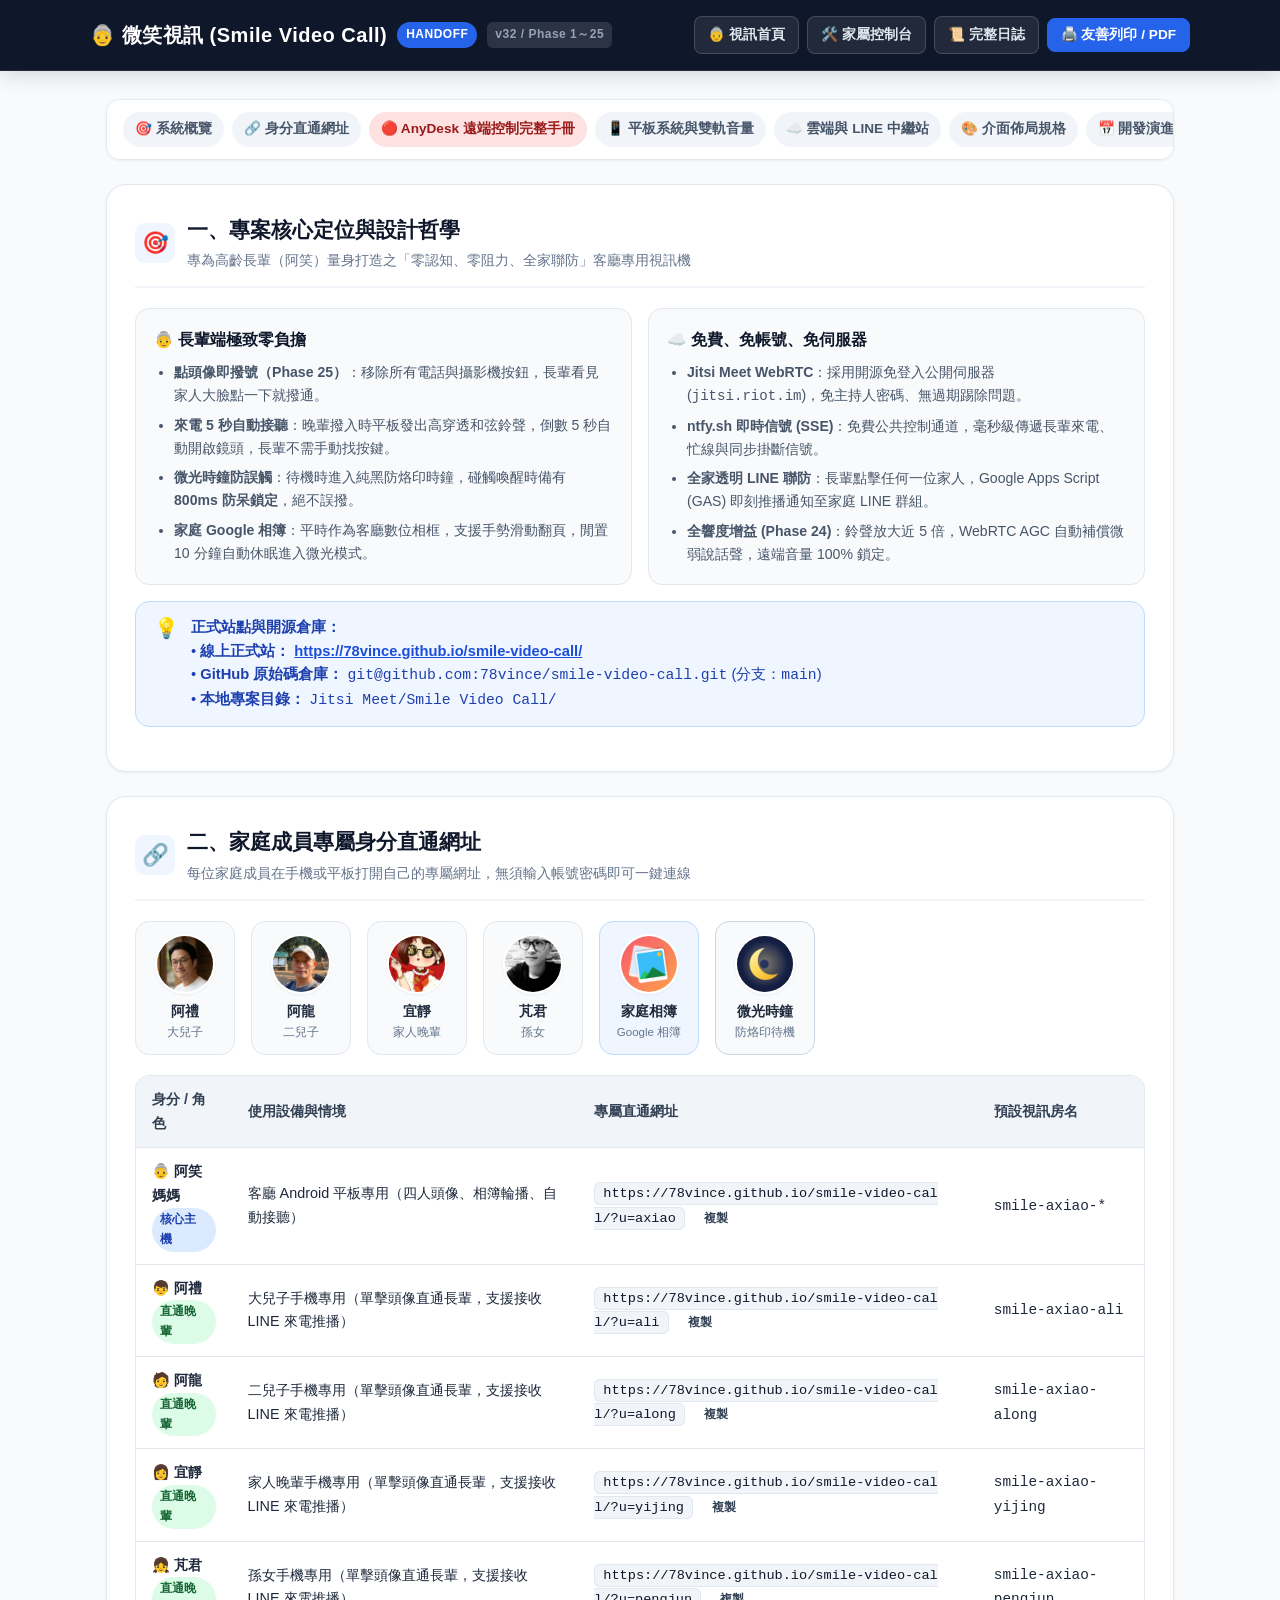
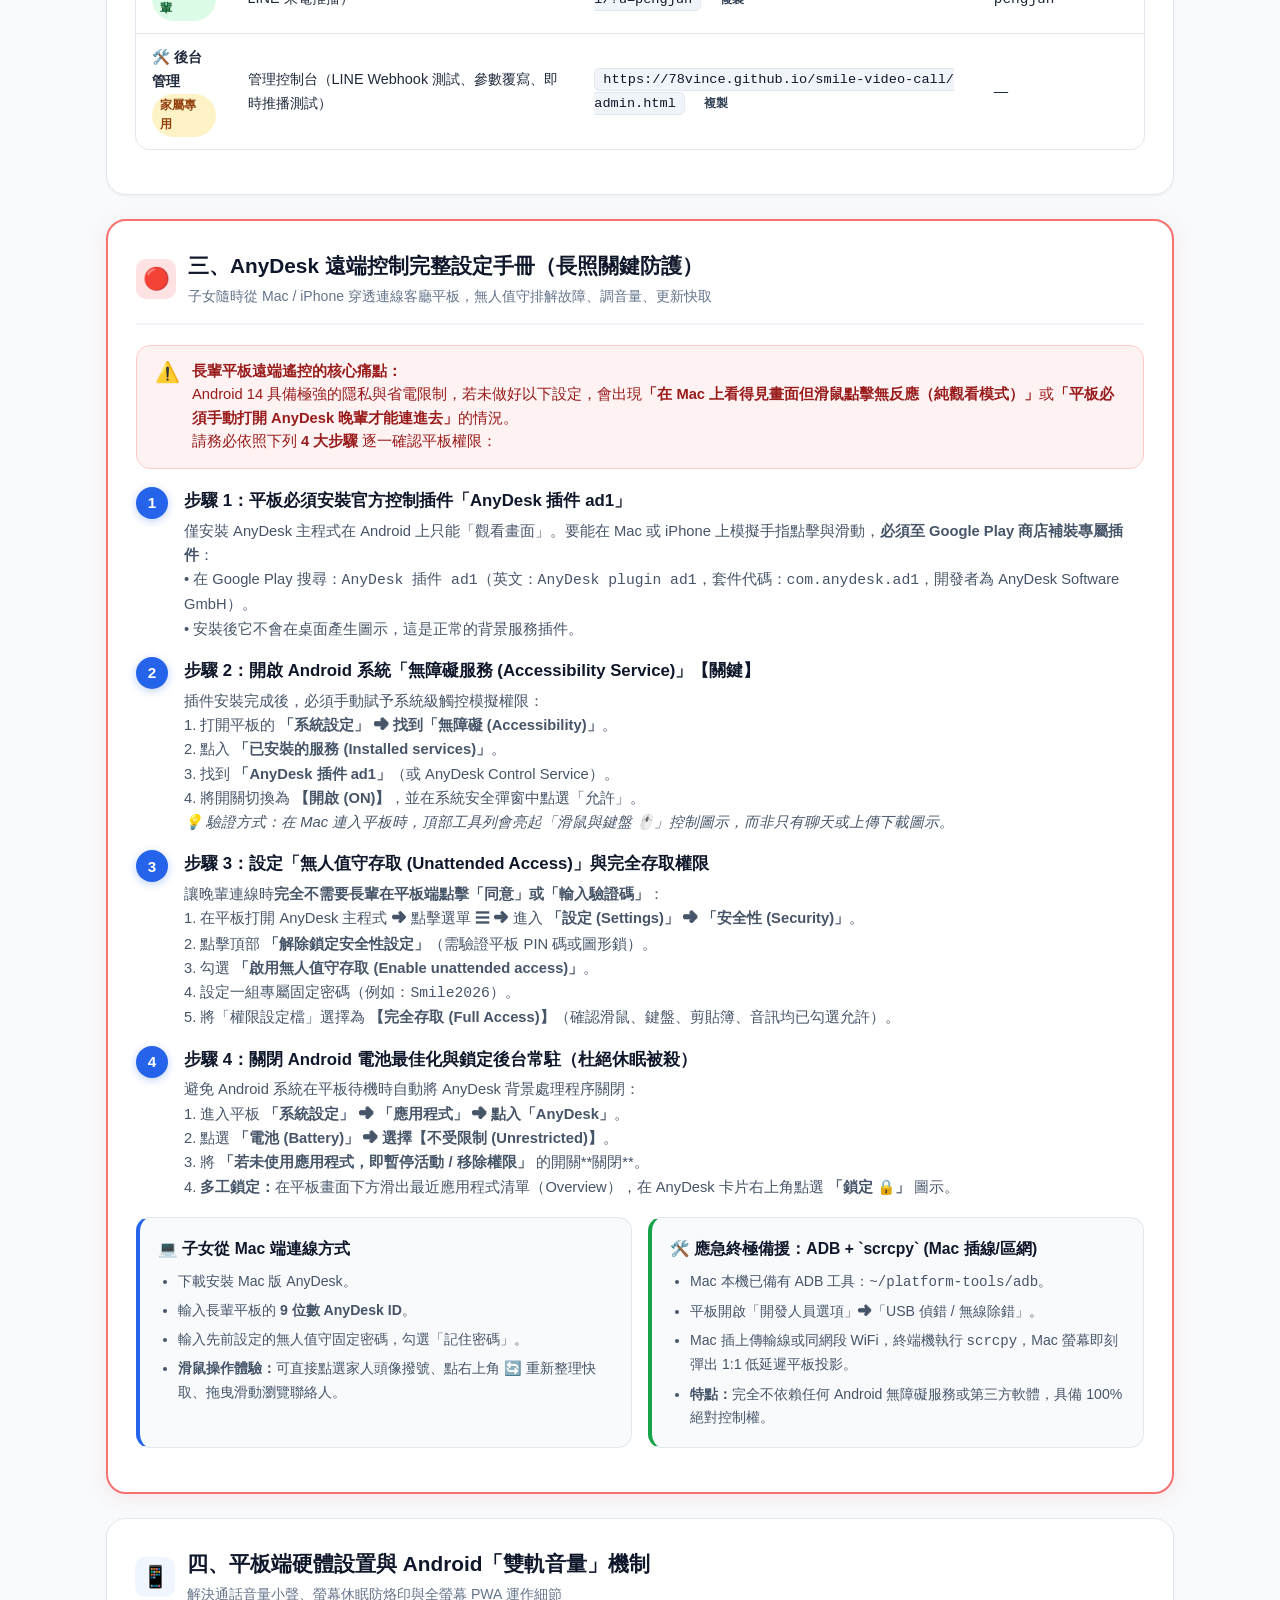
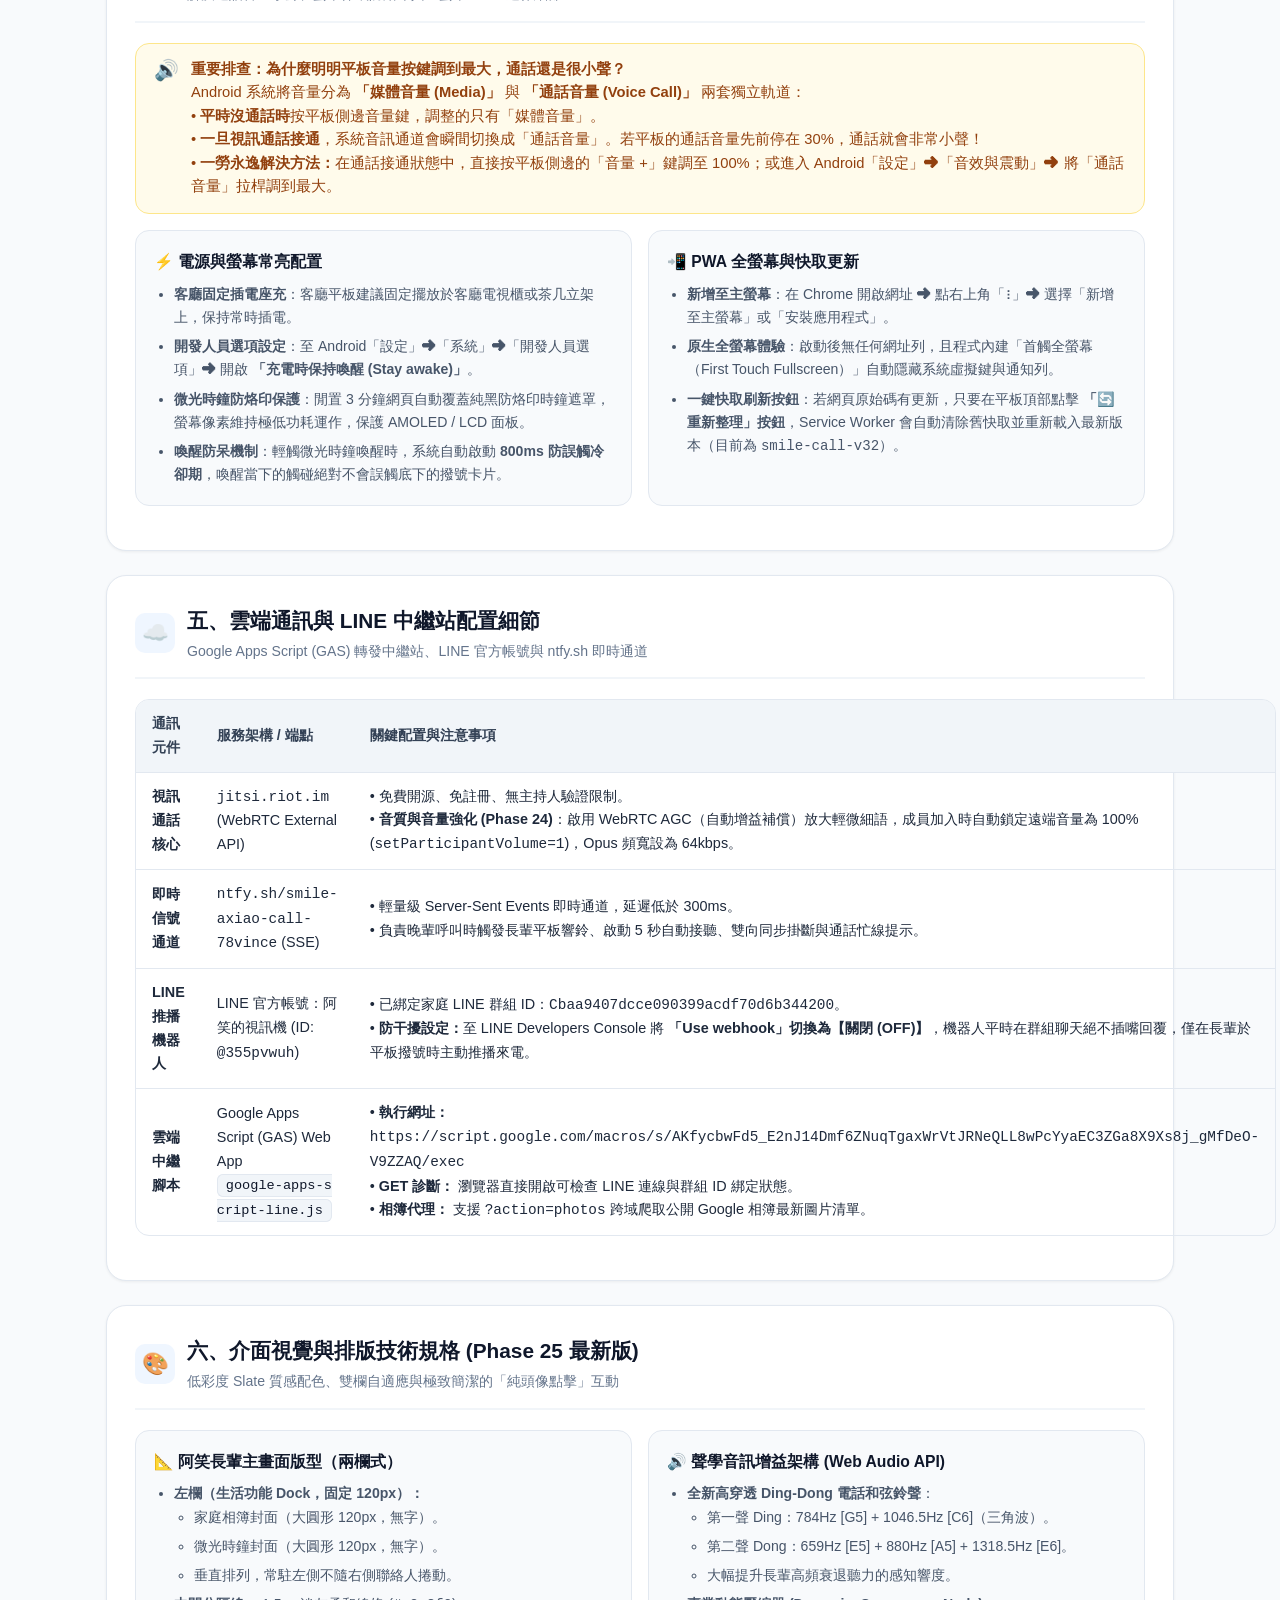
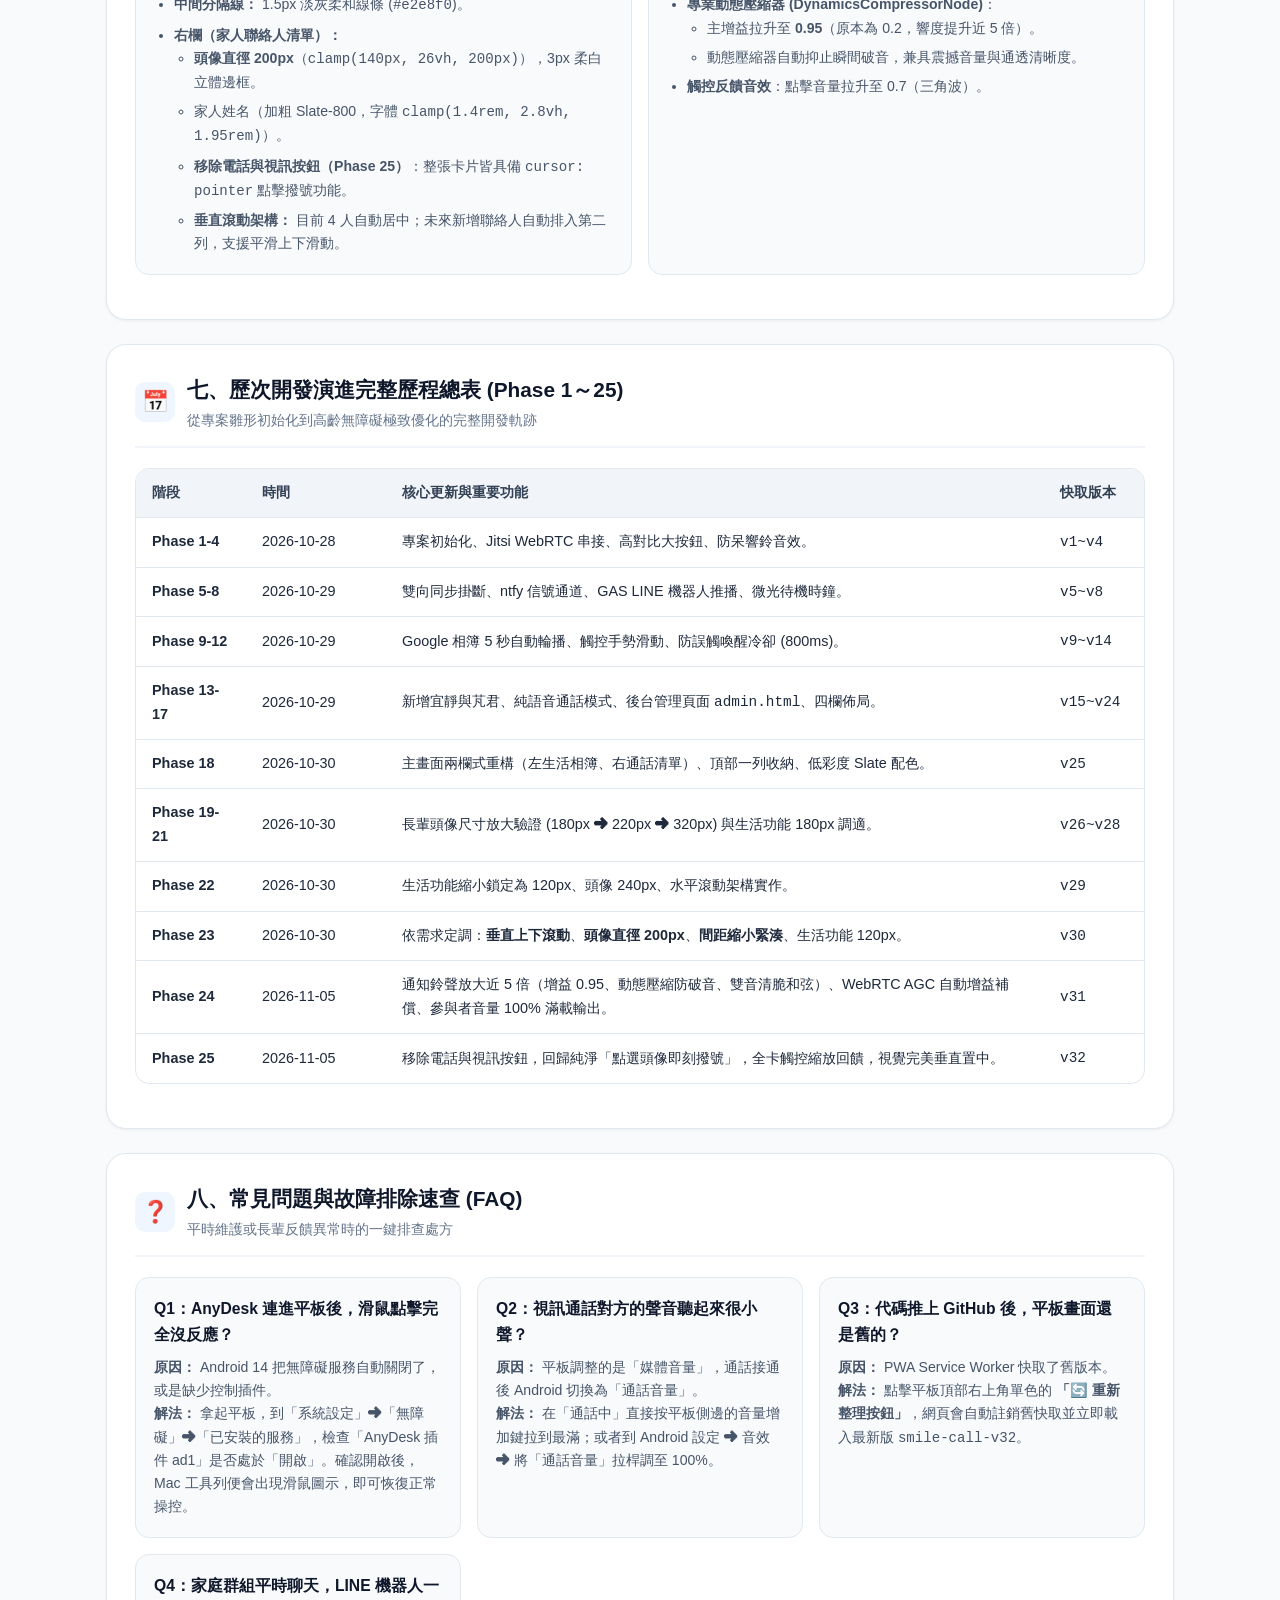
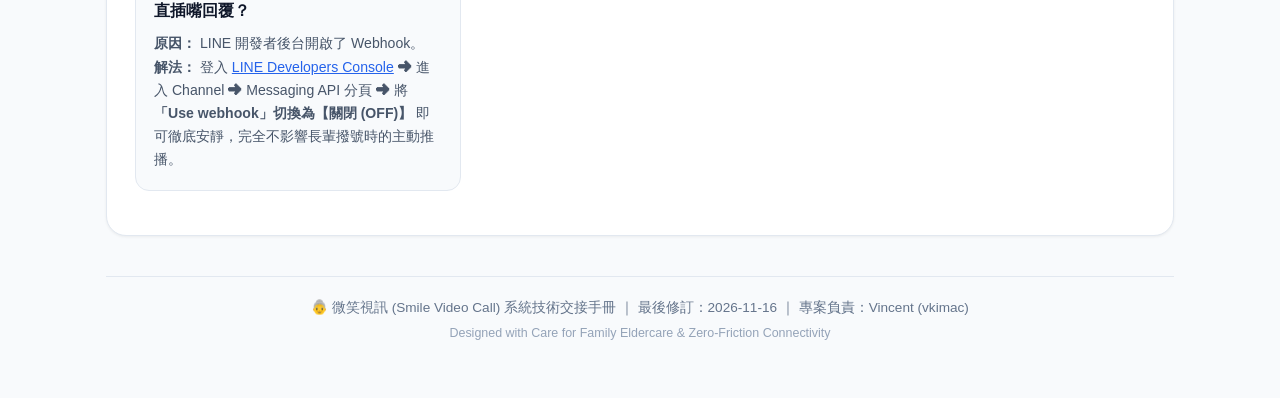
<file: handoff.html>
<!DOCTYPE html>
<html lang="zh-TW">
<head>
  <meta charset="UTF-8">
  <meta name="viewport" content="width=device-width, initial-scale=1.0, maximum-scale=1.0, user-scalable=no, viewport-fit=cover">
  <meta name="theme-color" content="#1e293b">
  <title>微笑視訊 (Smile Video Call) — 系統交接與維護查詢手冊</title>
  <link rel="icon" type="image/png" href="icons/icon-192.png">
  <style>
    :root {
      --primary: #2563eb;
      --primary-dark: #1d4ed8;
      --primary-light: #eff6ff;
      --success: #16a34a;
      --success-light: #f0fdf4;
      --warning: #d97706;
      --warning-light: #fffbeb;
      --danger: #dc2626;
      --danger-light: #fef2f2;
      --slate-900: #0f172a;
      --slate-800: #1e293b;
      --slate-700: #334155;
      --slate-600: #475569;
      --slate-500: #64748b;
      --slate-400: #94a3b8;
      --slate-200: #e2e8f0;
      --slate-100: #f1f5f9;
      --slate-50: #f8fafc;
      --card-bg: #ffffff;
      --radius-sm: 8px;
      --radius-md: 14px;
      --radius-lg: 20px;
      --shadow-sm: 0 1px 3px rgba(0,0,0,0.06);
      --shadow-md: 0 4px 12px -2px rgba(0,0,0,0.08);
      --shadow-lg: 0 10px 25px -3px rgba(0,0,0,0.1);
    }

    * {
      box-sizing: border-box;
      margin: 0;
      padding: 0;
    }

    body {
      font-family: -apple-system, BlinkMacSystemFont, "Segoe UI", Roboto, "PingFang TC", "Noto Sans TC", "Microsoft JhengHei", sans-serif;
      background: var(--slate-50);
      color: var(--slate-800);
      line-height: 1.65;
      padding-bottom: 80px;
      -webkit-font-smoothing: antialiased;
    }

    /* 頂部導航列 */
    .top-header {
      background: var(--slate-900);
      color: white;
      padding: 16px 24px;
      position: sticky;
      top: 0;
      z-index: 100;
      box-shadow: 0 4px 20px rgba(0,0,0,0.15);
      border-bottom: 1px solid rgba(255,255,255,0.08);
    }

    .header-inner {
      max-width: 1100px;
      margin: 0 auto;
      display: flex;
      justify-content: space-between;
      align-items: center;
      flex-wrap: wrap;
      gap: 12px;
    }

    .brand-title {
      display: flex;
      align-items: center;
      gap: 10px;
      font-size: 1.25rem;
      font-weight: 800;
      letter-spacing: 0.5px;
    }

    .brand-badge {
      font-size: 0.75rem;
      background: #2563eb;
      color: white;
      padding: 3px 9px;
      border-radius: 999px;
      font-weight: 700;
      letter-spacing: 0.5px;
    }

    .brand-tag {
      font-size: 0.75rem;
      background: rgba(255,255,255,0.12);
      color: #94a3b8;
      padding: 3px 8px;
      border-radius: 6px;
    }

    .nav-actions {
      display: flex;
      gap: 8px;
      align-items: center;
      flex-wrap: wrap;
    }

    .btn-nav {
      display: inline-flex;
      align-items: center;
      gap: 6px;
      padding: 7px 13px;
      border-radius: 8px;
      font-size: 0.85rem;
      font-weight: 600;
      text-decoration: none;
      transition: all 0.15s ease;
      cursor: pointer;
      border: 1px solid rgba(255,255,255,0.16);
      background: rgba(255,255,255,0.08);
      color: #e2e8f0;
    }

    .btn-nav:hover {
      background: rgba(255,255,255,0.18);
      color: white;
    }

    .btn-nav.highlight {
      background: var(--primary);
      border-color: var(--primary);
      color: white;
    }
    .btn-nav.highlight:hover {
      background: var(--primary-dark);
    }

    /* 主要容器 */
    .container {
      max-width: 1100px;
      margin: 28px auto 0;
      padding: 0 16px;
    }

    /* 快捷導覽錨點列 (Anchor Pills) */
    .anchor-nav {
      background: white;
      border: 1px solid var(--slate-200);
      border-radius: var(--radius-md);
      padding: 12px 16px;
      margin-bottom: 24px;
      display: flex;
      gap: 8px;
      overflow-x: auto;
      white-space: nowrap;
      box-shadow: var(--shadow-sm);
      -webkit-overflow-scrolling: touch;
    }

    .anchor-pill {
      font-size: 0.85rem;
      font-weight: 700;
      color: var(--slate-600);
      background: var(--slate-100);
      padding: 6px 12px;
      border-radius: 999px;
      text-decoration: none;
      transition: all 0.15s ease;
      display: inline-flex;
      align-items: center;
      gap: 4px;
    }

    .anchor-pill:hover {
      background: var(--primary-light);
      color: var(--primary);
    }

    /* 卡片區塊 */
    .doc-section {
      background: var(--card-bg);
      border: 1px solid var(--slate-200);
      border-radius: var(--radius-lg);
      padding: 28px;
      margin-bottom: 24px;
      box-shadow: var(--shadow-sm);
    }

    .section-header {
      display: flex;
      align-items: center;
      gap: 12px;
      border-bottom: 2px solid var(--slate-100);
      padding-bottom: 14px;
      margin-bottom: 20px;
    }

    .section-icon {
      width: 40px;
      height: 40px;
      border-radius: 10px;
      background: var(--primary-light);
      color: var(--primary);
      display: flex;
      align-items: center;
      justify-content: center;
      font-size: 1.35rem;
      flex-shrink: 0;
    }

    .section-title {
      font-size: 1.3rem;
      font-weight: 800;
      color: var(--slate-900);
    }

    .section-subtitle {
      font-size: 0.88rem;
      color: var(--slate-500);
      margin-top: 2px;
    }

    /* 醒目提示框 */
    .alert-box {
      border-radius: var(--radius-md);
      padding: 14px 18px;
      margin: 16px 0;
      display: flex;
      gap: 12px;
      align-items: flex-start;
      font-size: 0.92rem;
      line-height: 1.6;
    }

    .alert-box.primary {
      background: var(--primary-light);
      border: 1px solid #bfdbfe;
      color: #1e40af;
    }

    .alert-box.success {
      background: var(--success-light);
      border: 1px solid #bbf7d0;
      color: #166534;
    }

    .alert-box.warning {
      background: var(--warning-light);
      border: 1px solid #fde68a;
      color: #92400e;
    }

    .alert-box.danger {
      background: var(--danger-light);
      border: 1px solid #fecaca;
      color: #991b1b;
    }

    .alert-icon {
      font-size: 1.25rem;
      line-height: 1;
      flex-shrink: 0;
      margin-top: 2px;
    }

    /* 步驟流程樣式 */
    .step-list {
      list-style: none;
      counter-reset: step-counter;
      display: flex;
      flex-direction: column;
      gap: 16px;
      margin: 18px 0;
    }

    .step-item {
      position: relative;
      padding-left: 48px;
    }

    .step-item::before {
      counter-increment: step-counter;
      content: counter(step-counter);
      position: absolute;
      left: 0;
      top: 0;
      width: 32px;
      height: 32px;
      border-radius: 50%;
      background: var(--primary);
      color: white;
      font-weight: 800;
      font-size: 0.95rem;
      display: flex;
      align-items: center;
      justify-content: center;
      box-shadow: 0 2px 8px rgba(37,99,235,0.3);
    }

    .step-title {
      font-size: 1.05rem;
      font-weight: 800;
      color: var(--slate-900);
      margin-bottom: 4px;
    }

    .step-desc {
      font-size: 0.92rem;
      color: var(--slate-600);
    }

    /* 網址與身分展示表格 */
    .custom-table {
      width: 100%;
      border-collapse: separate;
      border-spacing: 0;
      border: 1px solid var(--slate-200);
      border-radius: var(--radius-md);
      overflow: hidden;
      margin: 16px 0;
      font-size: 0.9rem;
    }

    .custom-table th {
      background: var(--slate-100);
      color: var(--slate-700);
      font-weight: 700;
      text-align: left;
      padding: 12px 16px;
      border-bottom: 1px solid var(--slate-200);
    }

    .custom-table td {
      padding: 12px 16px;
      border-bottom: 1px solid var(--slate-200);
      vertical-align: middle;
    }

    .custom-table tr:last-child td {
      border-bottom: none;
    }

    .custom-table tr:hover td {
      background: #f8fafc;
    }

    /* 一鍵複製按鈕與程式碼框 */
    .code-pill {
      font-family: ui-monospace, SFMono-Regular, Menlo, Monaco, Consolas, monospace;
      font-size: 0.85rem;
      background: var(--slate-100);
      border: 1px solid var(--slate-200);
      padding: 3px 8px;
      border-radius: 6px;
      color: #0f172a;
      word-break: break-all;
    }

    .btn-copy {
      background: white;
      border: 1px solid var(--slate-300);
      padding: 4px 9px;
      border-radius: 6px;
      font-size: 0.78rem;
      font-weight: 700;
      color: var(--slate-700);
      cursor: pointer;
      display: inline-flex;
      align-items: center;
      gap: 4px;
      transition: all 0.15s ease;
      margin-left: 6px;
    }

    .btn-copy:hover {
      background: var(--primary-light);
      border-color: var(--primary);
      color: var(--primary);
    }

    /* 角色頭像展示列 */
    .avatar-preview-row {
      display: flex;
      gap: 16px;
      align-items: center;
      flex-wrap: wrap;
      margin: 14px 0 20px;
    }

    .avatar-card {
      display: flex;
      flex-direction: column;
      align-items: center;
      background: var(--slate-50);
      border: 1px solid var(--slate-200);
      border-radius: var(--radius-md);
      padding: 12px 14px;
      min-width: 100px;
      text-align: center;
    }

    .avatar-card img {
      width: 60px;
      height: 60px;
      border-radius: 50%;
      object-fit: cover;
      margin-bottom: 6px;
      border: 2px solid white;
      box-shadow: var(--shadow-sm);
    }

    .avatar-card .name {
      font-weight: 800;
      font-size: 0.88rem;
      color: var(--slate-800);
    }

    .avatar-card .role-desc {
      font-size: 0.72rem;
      color: var(--slate-500);
    }

    /* 標籤小元件 */
    .badge-pill {
      font-size: 0.75rem;
      padding: 2px 8px;
      border-radius: 999px;
      font-weight: 700;
      display: inline-block;
    }
    .badge-pill.blue { background: #dbeafe; color: #1e40af; }
    .badge-pill.green { background: #dcfce7; color: #166534; }
    .badge-pill.amber { background: #fef3c7; color: #92400e; }
    .badge-pill.purple { background: #f3e8ff; color: #6b21a8; }

    /* 雙欄格狀對比卡 */
    .grid-2 {
      display: grid;
      grid-template-columns: repeat(auto-fit, minmax(280px, 1fr));
      gap: 16px;
      margin: 16px 0;
    }

    .info-box {
      background: var(--slate-50);
      border: 1px solid var(--slate-200);
      border-radius: var(--radius-md);
      padding: 18px;
    }

    .info-box h4 {
      font-size: 0.98rem;
      font-weight: 800;
      color: var(--slate-900);
      margin-bottom: 8px;
      display: flex;
      align-items: center;
      gap: 8px;
    }

    .info-box ul {
      padding-left: 20px;
      font-size: 0.88rem;
      color: var(--slate-600);
      display: flex;
      flex-direction: column;
      gap: 6px;
    }

    /* 頁尾 */
    .page-footer {
      text-align: center;
      margin-top: 40px;
      padding-top: 20px;
      border-top: 1px solid var(--slate-200);
      color: var(--slate-500);
      font-size: 0.85rem;
    }

    /* 列印樣式優化 */
    @media print {
      body { background: white; color: black; }
      .top-header, .anchor-nav, .btn-copy, .btn-nav { display: none !important; }
      .doc-section { box-shadow: none; border: 1px solid #ccc; page-break-inside: avoid; }
    }
  </style>
</head>
<body>

  <!-- 頂部導航 -->
  <header class="top-header">
    <div class="header-inner">
      <div class="brand-title">
        <span>👵 微笑視訊 (Smile Video Call)</span>
        <span class="brand-badge">HANDOFF</span>
        <span class="brand-tag">v32 / Phase 1～25</span>
      </div>
      <div class="nav-actions">
        <a href="./index.html" class="btn-nav" title="打開長輩平板主畫面">👵 視訊首頁</a>
        <a href="./admin.html" class="btn-nav" title="打開家屬管理後台">🛠️ 家屬控制台</a>
        <a href="./log.html" class="btn-nav" title="查看歷次開發日誌">📜 完整日誌</a>
        <button onclick="window.print()" class="btn-nav highlight" title="列印或存為 PDF">🖨️ 友善列印 / PDF</button>
      </div>
    </div>
  </header>

  <main class="container">

    <!-- 快速目錄錨點導覽列 -->
    <nav class="anchor-nav" aria-label="章節速查">
      <a href="#section-overview" class="anchor-pill">🎯 系統概覽</a>
      <a href="#section-urls" class="anchor-pill">🔗 身分直通網址</a>
      <a href="#section-anydesk" class="anchor-pill" style="background:#fee2e2; color:#991b1b; font-weight:800;">🔴 AnyDesk 遠端控制完整手冊</a>
      <a href="#section-tablet" class="anchor-pill">📱 平板系統與雙軌音量</a>
      <a href="#section-cloud" class="anchor-pill">☁️ 雲端與 LINE 中繼站</a>
      <a href="#section-ui" class="anchor-pill">🎨 介面佈局規格</a>
      <a href="#section-timeline" class="anchor-pill">📅 開發演進總表</a>
      <a href="#section-faq" class="anchor-pill">❓ 故障排除 FAQ</a>
    </nav>

    <!-- 區塊 1：專案核心定位與架構 -->
    <section id="section-overview" class="doc-section">
      <div class="section-header">
        <div class="section-icon">🎯</div>
        <div>
          <h2 class="section-title">一、專案核心定位與設計哲學</h2>
          <p class="section-subtitle">專為高齡長輩（阿笑）量身打造之「零認知、零阻力、全家聯防」客廳專用視訊機</p>
        </div>
      </div>

      <div class="grid-2">
        <div class="info-box">
          <h4>👵 長輩端極致零負擔</h4>
          <ul>
            <li><strong>點頭像即撥號（Phase 25）</strong>：移除所有電話與攝影機按鈕，長輩看見家人大臉點一下就撥通。</li>
            <li><strong>來電 5 秒自動接聽</strong>：晚輩撥入時平板發出高穿透和弦鈴聲，倒數 5 秒自動開啟鏡頭，長輩不需手動找按鍵。</li>
            <li><strong>微光時鐘防誤觸</strong>：待機時進入純黑防烙印時鐘，碰觸喚醒時備有 <strong>800ms 防呆鎖定</strong>，絕不誤撥。</li>
            <li><strong>家庭 Google 相簿</strong>：平時作為客廳數位相框，支援手勢滑動翻頁，閒置 10 分鐘自動休眠進入微光模式。</li>
          </ul>
        </div>
        <div class="info-box">
          <h4>☁️ 免費、免帳號、免伺服器</h4>
          <ul>
            <li><strong>Jitsi Meet WebRTC</strong>：採用開源免登入公開伺服器 (<code>jitsi.riot.im</code>)，免主持人密碼、無過期踢除問題。</li>
            <li><strong>ntfy.sh 即時信號 (SSE)</strong>：免費公共控制通道，毫秒級傳遞長輩來電、忙線與同步掛斷信號。</li>
            <li><strong>全家透明 LINE 聯防</strong>：長輩點擊任何一位家人，Google Apps Script (GAS) 即刻推播通知至家庭 LINE 群組。</li>
            <li><strong>全響度增益 (Phase 24)</strong>：鈴聲放大近 5 倍，WebRTC AGC 自動補償微弱說話聲，遠端音量 100% 鎖定。</li>
          </ul>
        </div>
      </div>

      <div class="alert-box primary">
        <div class="alert-icon">💡</div>
        <div>
          <strong>正式站點與開源倉庫：</strong><br>
          • <strong>線上正式站：</strong> <a href="https://78vince.github.io/smile-video-call/" target="_blank" style="color:#1d4ed8; font-weight:700;">https://78vince.github.io/smile-video-call/</a><br>
          • <strong>GitHub 原始碼倉庫：</strong> <code>git@github.com:78vince/smile-video-call.git</code> (分支：<code>main</code>)<br>
          • <strong>本地專案目錄：</strong> <code>Jitsi Meet/Smile Video Call/</code>
        </div>
      </div>
    </section>

    <!-- 區塊 2：家庭成員專屬直通網址 -->
    <section id="section-urls" class="doc-section">
      <div class="section-header">
        <div class="section-icon">🔗</div>
        <div>
          <h2 class="section-title">二、家庭成員專屬身分直通網址</h2>
          <p class="section-subtitle">每位家庭成員在手機或平板打開自己的專屬網址，無須輸入帳號密碼即可一鍵連線</p>
        </div>
      </div>

      <!-- 頭像預覽列 -->
      <div class="avatar-preview-row">
        <div class="avatar-card">
          <img src="./avatars/ali.png" alt="阿禮">
          <span class="name">阿禮</span>
          <span class="role-desc">大兒子</span>
        </div>
        <div class="avatar-card">
          <img src="./avatars/along.png" alt="阿龍">
          <span class="name">阿龍</span>
          <span class="role-desc">二兒子</span>
        </div>
        <div class="avatar-card">
          <img src="./avatars/yijing.png" alt="宜靜">
          <span class="name">宜靜</span>
          <span class="role-desc">家人晚輩</span>
        </div>
        <div class="avatar-card">
          <img src="./avatars/pengjun.png" alt="芃君">
          <span class="name">芃君</span>
          <span class="role-desc">孫女</span>
        </div>
        <div class="avatar-card" style="border-color:#bfdbfe; background:#eff6ff;">
          <img src="./avatars/album-cover.png" alt="家庭相簿">
          <span class="name">家庭相簿</span>
          <span class="role-desc">Google 相簿</span>
        </div>
        <div class="avatar-card" style="border-color:#cbd5e1; background:#f8fafc;">
          <img src="./avatars/screensaver-cover.png" alt="微光模式">
          <span class="name">微光時鐘</span>
          <span class="role-desc">防烙印待機</span>
        </div>
      </div>

      <table class="custom-table">
        <thead>
          <tr>
            <th>身分 / 角色</th>
            <th>使用設備與情境</th>
            <th>專屬直通網址</th>
            <th>預設視訊房名</th>
          </tr>
        </thead>
        <tbody>
          <tr>
            <td><strong>👵 阿笑媽媽</strong><br><span class="badge-pill blue">核心主機</span></td>
            <td>客廳 Android 平板專用（四人頭像、相簿輪播、自動接聽）</td>
            <td>
              <span class="code-pill">https://78vince.github.io/smile-video-call/?u=axiao</span>
              <button class="btn-copy" onclick="copyText('https://78vince.github.io/smile-video-call/?u=axiao', this)">複製</button>
            </td>
            <td><code>smile-axiao-*</code></td>
          </tr>
          <tr>
            <td><strong>👦 阿禮</strong><br><span class="badge-pill green">直通晚輩</span></td>
            <td>大兒子手機專用（單擊頭像直通長輩，支援接收 LINE 來電推播）</td>
            <td>
              <span class="code-pill">https://78vince.github.io/smile-video-call/?u=ali</span>
              <button class="btn-copy" onclick="copyText('https://78vince.github.io/smile-video-call/?u=ali', this)">複製</button>
            </td>
            <td><code>smile-axiao-ali</code></td>
          </tr>
          <tr>
            <td><strong>🧑 阿龍</strong><br><span class="badge-pill green">直通晚輩</span></td>
            <td>二兒子手機專用（單擊頭像直通長輩，支援接收 LINE 來電推播）</td>
            <td>
              <span class="code-pill">https://78vince.github.io/smile-video-call/?u=along</span>
              <button class="btn-copy" onclick="copyText('https://78vince.github.io/smile-video-call/?u=along', this)">複製</button>
            </td>
            <td><code>smile-axiao-along</code></td>
          </tr>
          <tr>
            <td><strong>👩 宜靜</strong><br><span class="badge-pill green">直通晚輩</span></td>
            <td>家人晚輩手機專用（單擊頭像直通長輩，支援接收 LINE 來電推播）</td>
            <td>
              <span class="code-pill">https://78vince.github.io/smile-video-call/?u=yijing</span>
              <button class="btn-copy" onclick="copyText('https://78vince.github.io/smile-video-call/?u=yijing', this)">複製</button>
            </td>
            <td><code>smile-axiao-yijing</code></td>
          </tr>
          <tr>
            <td><strong>👧 芃君</strong><br><span class="badge-pill green">直通晚輩</span></td>
            <td>孫女手機專用（單擊頭像直通長輩，支援接收 LINE 來電推播）</td>
            <td>
              <span class="code-pill">https://78vince.github.io/smile-video-call/?u=pengjun</span>
              <button class="btn-copy" onclick="copyText('https://78vince.github.io/smile-video-call/?u=pengjun', this)">複製</button>
            </td>
            <td><code>smile-axiao-pengjun</code></td>
          </tr>
          <tr>
            <td><strong>🛠️ 後台管理</strong><br><span class="badge-pill amber">家屬專用</span></td>
            <td>管理控制台（LINE Webhook 測試、參數覆寫、即時推播測試）</td>
            <td>
              <span class="code-pill">https://78vince.github.io/smile-video-call/admin.html</span>
              <button class="btn-copy" onclick="copyText('https://78vince.github.io/smile-video-call/admin.html', this)">複製</button>
            </td>
            <td>—</td>
          </tr>
        </tbody>
      </table>
    </section>

    <!-- 區塊 3：AnyDesk 遠端控制完整設定手冊（重中之重） -->
    <section id="section-anydesk" class="doc-section" style="border: 2px solid #f87171; box-shadow: 0 4px 20px rgba(239,68,68,0.1);">
      <div class="section-header">
        <div class="section-icon" style="background:#fee2e2; color:#dc2626;">🔴</div>
        <div>
          <h2 class="section-title">三、AnyDesk 遠端控制完整設定手冊（長照關鍵防護）</h2>
          <p class="section-subtitle">子女隨時從 Mac / iPhone 穿透連線客廳平板，無人值守排解故障、調音量、更新快取</p>
        </div>
      </div>

      <div class="alert-box danger">
        <div class="alert-icon">⚠️</div>
        <div>
          <strong>長輩平板遠端遙控的核心痛點：</strong><br>
          Android 14 具備極強的隱私與省電限制，若未做好以下設定，會出現<strong>「在 Mac 上看得見畫面但滑鼠點擊無反應（純觀看模式）」</strong>或<strong>「平板必須手動打開 AnyDesk 晚輩才能連進去」</strong>的情況。<br>
          請務必依照下列 <strong>4 大步驟</strong> 逐一確認平板權限：
        </div>
      </div>

      <ol class="step-list">
        <li class="step-item">
          <div class="step-title">步驟 1：平板必須安裝官方控制插件「AnyDesk 插件 ad1」</div>
          <div class="step-desc">
            僅安裝 AnyDesk 主程式在 Android 上只能「觀看畫面」。要能在 Mac 或 iPhone 上模擬手指點擊與滑動，<strong>必須至 Google Play 商店補裝專屬插件</strong>：<br>
            • 在 Google Play 搜尋：<code>AnyDesk 插件 ad1</code>（英文：<code>AnyDesk plugin ad1</code>，套件代碼：<code>com.anydesk.ad1</code>，開發者為 AnyDesk Software GmbH）。<br>
            • 安裝後它不會在桌面產生圖示，這是正常的背景服務插件。
          </div>
        </li>

        <li class="step-item">
          <div class="step-title">步驟 2：開啟 Android 系統「無障礙服務 (Accessibility Service)」【關鍵】</div>
          <div class="step-desc">
            插件安裝完成後，必須手動賦予系統級觸控模擬權限：<br>
            1. 打開平板的 <strong>「系統設定」 ➜ 找到「無障礙 (Accessibility)」</strong>。<br>
            2. 點入 <strong>「已安裝的服務 (Installed services)」</strong>。<br>
            3. 找到 <strong>「AnyDesk 插件 ad1」</strong>（或 AnyDesk Control Service）。<br>
            4. 將開關切換為 <strong>【開啟 (ON)】</strong>，並在系統安全彈窗中點選「允許」。<br>
            <em>💡 驗證方式：在 Mac 連入平板時，頂部工具列會亮起「滑鼠與鍵盤 🖱️」控制圖示，而非只有聊天或上傳下載圖示。</em>
          </div>
        </li>

        <li class="step-item">
          <div class="step-title">步驟 3：設定「無人值守存取 (Unattended Access)」與完全存取權限</div>
          <div class="step-desc">
            讓晚輩連線時<strong>完全不需要長輩在平板端點擊「同意」或「輸入驗證碼」</strong>：<br>
            1. 在平板打開 AnyDesk 主程式 ➜ 點擊選單 <code>☰</code> ➜ 進入 <strong>「設定 (Settings)」 ➜ 「安全性 (Security)」</strong>。<br>
            2. 點擊頂部 <strong>「解除鎖定安全性設定」</strong>（需驗證平板 PIN 碼或圖形鎖）。<br>
            3. 勾選 <strong>「啟用無人值守存取 (Enable unattended access)」</strong>。<br>
            4. 設定一組專屬固定密碼（例如：<code>Smile2026</code>）。<br>
            5. 將「權限設定檔」選擇為 <strong>【完全存取 (Full Access)】</strong>（確認滑鼠、鍵盤、剪貼簿、音訊均已勾選允許）。
          </div>
        </li>

        <li class="step-item">
          <div class="step-title">步驟 4：關閉 Android 電池最佳化與鎖定後台常駐（杜絕休眠被殺）</div>
          <div class="step-desc">
            避免 Android 系統在平板待機時自動將 AnyDesk 背景處理程序關閉：<br>
            1. 進入平板 <strong>「系統設定」 ➜ 「應用程式」 ➜ 點入「AnyDesk」</strong>。<br>
            2. 點選 <strong>「電池 (Battery)」 ➜ 選擇【不受限制 (Unrestricted)】</strong>。<br>
            3. 將 <strong>「若未使用應用程式，即暫停活動 / 移除權限」</strong> 的開關**關閉**。<br>
            4. <strong>多工鎖定：</strong>在平板畫面下方滑出最近應用程式清單（Overview），在 AnyDesk 卡片右上角點選 <strong>「鎖定 🔒」</strong> 圖示。
          </div>
        </li>
      </ol>

      <div class="grid-2">
        <div class="info-box" style="border-left: 4px solid #2563eb;">
          <h4>💻 子女從 Mac 端連線方式</h4>
          <ul>
            <li>下載安裝 Mac 版 AnyDesk。</li>
            <li>輸入長輩平板的 <strong>9 位數 AnyDesk ID</strong>。</li>
            <li>輸入先前設定的無人值守固定密碼，勾選「記住密碼」。</li>
            <li><strong>滑鼠操作體驗：</strong>可直接點選家人頭像撥號、點右上角 🔄 重新整理快取、拖曳滑動瀏覽聯絡人。</li>
          </ul>
        </div>
        <div class="info-box" style="border-left: 4px solid #16a34a;">
          <h4>🛠️ 應急終極備援：ADB + `scrcpy` (Mac 插線/區網)</h4>
          <ul>
            <li>Mac 本機已備有 ADB 工具：<code>~/platform-tools/adb</code>。</li>
            <li>平板開啟「開發人員選項」➜「USB 偵錯 / 無線除錯」。</li>
            <li>Mac 插上傳輸線或同網段 WiFi，終端機執行 <code>scrcpy</code>，Mac 螢幕即刻彈出 1:1 低延遲平板投影。</li>
            <li><strong>特點：</strong>完全不依賴任何 Android 無障礙服務或第三方軟體，具備 100% 絕對控制權。</li>
          </ul>
        </div>
      </div>
    </section>

    <!-- 區塊 4：平板硬體、系統與雙軌音量機制 -->
    <section id="section-tablet" class="doc-section">
      <div class="section-header">
        <div class="section-icon">📱</div>
        <div>
          <h2 class="section-title">四、平板端硬體設置與 Android「雙軌音量」機制</h2>
          <p class="section-subtitle">解決通話音量小聲、螢幕休眠防烙印與全螢幕 PWA 運作細節</p>
        </div>
      </div>

      <div class="alert-box warning">
        <div class="alert-icon">🔊</div>
        <div>
          <strong>重要排查：為什麼明明平板音量按鍵調到最大，通話還是很小聲？</strong><br>
          Android 系統將音量分為 <strong>「媒體音量 (Media)」</strong> 與 <strong>「通話音量 (Voice Call)」</strong> 兩套獨立軌道：<br>
          • <strong>平時沒通話時</strong>按平板側邊音量鍵，調整的只有「媒體音量」。<br>
          • <strong>一旦視訊通話接通</strong>，系統音訊通道會瞬間切換成「通話音量」。若平板的通話音量先前停在 30%，通話就會非常小聲！<br>
          • <strong>一勞永逸解決方法：</strong>在通話接通狀態中，直接按平板側邊的「音量 +」鍵調至 100%；或進入 Android「設定」➜「音效與震動」➜ 將「通話音量」拉桿調到最大。
        </div>
      </div>

      <div class="grid-2">
        <div class="info-box">
          <h4>⚡ 電源與螢幕常亮配置</h4>
          <ul>
            <li><strong>客廳固定插電座充</strong>：客廳平板建議固定擺放於客廳電視櫃或茶几立架上，保持常時插電。</li>
            <li><strong>開發人員選項設定</strong>：至 Android「設定」➜「系統」➜「開發人員選項」➜ 開啟 <strong>「充電時保持喚醒 (Stay awake)」</strong>。</li>
            <li><strong>微光時鐘防烙印保護</strong>：閒置 3 分鐘網頁自動覆蓋純黑防烙印時鐘遮罩，螢幕像素維持極低功耗運作，保護 AMOLED / LCD 面板。</li>
            <li><strong>喚醒防呆機制</strong>：輕觸微光時鐘喚醒時，系統自動啟動 <strong>800ms 防誤觸冷卻期</strong>，喚醒當下的觸碰絕對不會誤觸底下的撥號卡片。</li>
          </ul>
        </div>
        <div class="info-box">
          <h4>📲 PWA 全螢幕與快取更新</h4>
          <ul>
            <li><strong>新增至主螢幕</strong>：在 Chrome 開啟網址 ➜ 點右上角「⋮」➜ 選擇「新增至主螢幕」或「安裝應用程式」。</li>
            <li><strong>原生全螢幕體驗</strong>：啟動後無任何網址列，且程式內建「首觸全螢幕（First Touch Fullscreen）」自動隱藏系統虛擬鍵與通知列。</li>
            <li><strong>一鍵快取刷新按鈕</strong>：若網頁原始碼有更新，只要在平板頂部點擊 <strong>「🔄 重新整理」按鈕</strong>，Service Worker 會自動清除舊快取並重新載入最新版本（目前為 <code>smile-call-v32</code>）。</li>
          </ul>
        </div>
      </div>
    </section>

    <!-- 區塊 5：雲端通訊與 LINE 中繼站架構 -->
    <section id="section-cloud" class="doc-section">
      <div class="section-header">
        <div class="section-icon">☁️</div>
        <div>
          <h2 class="section-title">五、雲端通訊與 LINE 中繼站配置細節</h2>
          <p class="section-subtitle">Google Apps Script (GAS) 轉發中繼站、LINE 官方帳號與 ntfy.sh 即時通道</p>
        </div>
      </div>

      <table class="custom-table">
        <thead>
          <tr>
            <th>通訊元件</th>
            <th>服務架構 / 端點</th>
            <th>關鍵配置與注意事項</th>
          </tr>
        </thead>
        <tbody>
          <tr>
            <td><strong>視訊通話核心</strong></td>
            <td><code>jitsi.riot.im</code> (WebRTC External API)</td>
            <td>
              • 免費開源、免註冊、無主持人驗證限制。<br>
              • <strong>音質與音量強化 (Phase 24)</strong>：啟用 WebRTC AGC（自動增益補償）放大輕微細語，成員加入時自動鎖定遠端音量為 100% (<code>setParticipantVolume=1</code>)，Opus 頻寬設為 64kbps。
            </td>
          </tr>
          <tr>
            <td><strong>即時信號通道</strong></td>
            <td><code>ntfy.sh/smile-axiao-call-78vince</code> (SSE)</td>
            <td>
              • 輕量級 Server-Sent Events 即時通道，延遲低於 300ms。<br>
              • 負責晚輩呼叫時觸發長輩平板響鈴、啟動 5 秒自動接聽、雙向同步掛斷與通話忙線提示。
            </td>
          </tr>
          <tr>
            <td><strong>LINE 推播機器人</strong></td>
            <td>LINE 官方帳號：<code>阿笑的視訊機</code> (ID: <code>@355pvwuh</code>)</td>
            <td>
              • 已綁定家庭 LINE 群組 ID：<code>Cbaa9407dcce090399acdf70d6b344200</code>。<br>
              • <strong>防干擾設定：</strong>至 LINE Developers Console 將 <strong>「Use webhook」切換為【關閉 (OFF)】</strong>，機器人平時在群組聊天絕不插嘴回覆，僅在長輩於平板撥號時主動推播來電。
            </td>
          </tr>
          <tr>
            <td><strong>雲端中繼腳本</strong></td>
            <td>Google Apps Script (GAS) Web App<br>
              <span class="code-pill">google-apps-script-line.js</span>
            </td>
            <td>
              • <strong>執行網址：</strong> <code>https://script.google.com/macros/s/AKfycbwFd5_E2nJ14Dmf6ZNuqTgaxWrVtJRNeQLL8wPcYyaEC3ZGa8X9Xs8j_gMfDeO-V9ZZAQ/exec</code><br>
              • <strong>GET 診斷：</strong> 瀏覽器直接開啟可檢查 LINE 連線與群組 ID 綁定狀態。<br>
              • <strong>相簿代理：</strong> 支援 <code>?action=photos</code> 跨域爬取公開 Google 相簿最新圖片清單。
            </td>
          </tr>
        </tbody>
      </table>
    </section>

    <!-- 區塊 6：介面視覺與互動規格 -->
    <section id="section-ui" class="doc-section">
      <div class="section-header">
        <div class="section-icon">🎨</div>
        <div>
          <h2 class="section-title">六、介面視覺與排版技術規格 (Phase 25 最新版)</h2>
          <p class="section-subtitle">低彩度 Slate 質感配色、雙欄自適應與極致簡潔的「純頭像點擊」互動</p>
        </div>
      </div>

      <div class="grid-2">
        <div class="info-box">
          <h4>📐 阿笑長輩主畫面版型（兩欄式）</h4>
          <ul>
            <li><strong>左欄（生活功能 Dock，固定 120px）：</strong>
              <ul>
                <li>家庭相簿封面（大圓形 120px，無字）。</li>
                <li>微光時鐘封面（大圓形 120px，無字）。</li>
                <li>垂直排列，常駐左側不隨右側聯絡人捲動。</li>
              </ul>
            </li>
            <li><strong>中間分隔線：</strong> 1.5px 淡灰柔和線條 (<code>#e2e8f0</code>)。</li>
            <li><strong>右欄（家人聯絡人清單）：</strong>
              <ul>
                <li><strong>頭像直徑 200px</strong>（<code>clamp(140px, 26vh, 200px)</code>），3px 柔白立體邊框。</li>
                <li>家人姓名（加粗 Slate-800，字體 <code>clamp(1.4rem, 2.8vh, 1.95rem)</code>）。</li>
                <li><strong>移除電話與視訊按鈕（Phase 25）</strong>：整張卡片皆具備 <code>cursor: pointer</code> 點擊撥號功能。</li>
                <li><strong>垂直滾動架構：</strong> 目前 4 人自動居中；未來新增聯絡人自動排入第二列，支援平滑上下滑動。</li>
              </ul>
            </li>
          </ul>
        </div>

        <div class="info-box">
          <h4>🔊 聲學音訊增益架構 (Web Audio API)</h4>
          <ul>
            <li><strong>全新高穿透 Ding-Dong 電話和弦鈴聲</strong>：
              <ul>
                <li>第一聲 Ding：784Hz [G5] + 1046.5Hz [C6]（三角波）。</li>
                <li>第二聲 Dong：659Hz [E5] + 880Hz [A5] + 1318.5Hz [E6]。</li>
                <li>大幅提升長輩高頻衰退聽力的感知響度。</li>
              </ul>
            </li>
            <li><strong>專業動態壓縮器 (DynamicsCompressorNode)</strong>：
              <ul>
                <li>主增益拉升至 <strong>0.95</strong>（原本為 0.2，響度提升近 5 倍）。</li>
                <li>動態壓縮器自動抑止瞬間破音，兼具震撼音量與通透清晰度。</li>
              </ul>
            </li>
            <li><strong>觸控反饋音效</strong>：點擊音量拉升至 0.7（三角波）。</li>
          </ul>
        </div>
      </div>
    </section>

    <!-- 區塊 7：歷次開發演進總覽 -->
    <section id="section-timeline" class="doc-section">
      <div class="section-header">
        <div class="section-icon">📅</div>
        <div>
          <h2 class="section-title">七、歷次開發演進完整歷程總表 (Phase 1～25)</h2>
          <p class="section-subtitle">從專案雛形初始化到高齡無障礙極致優化的完整開發軌跡</p>
        </div>
      </div>

      <table class="custom-table">
        <thead>
          <tr>
            <th style="width: 110px;">階段</th>
            <th style="width: 140px;">時間</th>
            <th>核心更新與重要功能</th>
            <th style="width: 100px;">快取版本</th>
          </tr>
        </thead>
        <tbody>
          <tr>
            <td><strong>Phase 1-4</strong></td>
            <td>2026-10-28</td>
            <td>專案初始化、Jitsi WebRTC 串接、高對比大按鈕、防呆響鈴音效。</td>
            <td><code>v1~v4</code></td>
          </tr>
          <tr>
            <td><strong>Phase 5-8</strong></td>
            <td>2026-10-29</td>
            <td>雙向同步掛斷、ntfy 信號通道、GAS LINE 機器人推播、微光待機時鐘。</td>
            <td><code>v5~v8</code></td>
          </tr>
          <tr>
            <td><strong>Phase 9-12</strong></td>
            <td>2026-10-29</td>
            <td>Google 相簿 5 秒自動輪播、觸控手勢滑動、防誤觸喚醒冷卻 (800ms)。</td>
            <td><code>v9~v14</code></td>
          </tr>
          <tr>
            <td><strong>Phase 13-17</strong></td>
            <td>2026-10-29</td>
            <td>新增宜靜與芃君、純語音通話模式、後台管理頁面 <code>admin.html</code>、四欄佈局。</td>
            <td><code>v15~v24</code></td>
          </tr>
          <tr>
            <td><strong>Phase 18</strong></td>
            <td>2026-10-30</td>
            <td>主畫面兩欄式重構（左生活相簿、右通話清單）、頂部一列收納、低彩度 Slate 配色。</td>
            <td><code>v25</code></td>
          </tr>
          <tr>
            <td><strong>Phase 19-21</strong></td>
            <td>2026-10-30</td>
            <td>長輩頭像尺寸放大驗證 (180px ➜ 220px ➜ 320px) 與生活功能 180px 調適。</td>
            <td><code>v26~v28</code></td>
          </tr>
          <tr>
            <td><strong>Phase 22</strong></td>
            <td>2026-10-30</td>
            <td>生活功能縮小鎖定為 120px、頭像 240px、水平滾動架構實作。</td>
            <td><code>v29</code></td>
          </tr>
          <tr>
            <td><strong>Phase 23</strong></td>
            <td>2026-10-30</td>
            <td>依需求定調：<strong>垂直上下滾動</strong>、<strong>頭像直徑 200px</strong>、<strong>間距縮小緊湊</strong>、生活功能 120px。</td>
            <td><code>v30</code></td>
          </tr>
          <tr>
            <td><strong>Phase 24</strong></td>
            <td>2026-11-05</td>
            <td>通知鈴聲放大近 5 倍（增益 0.95、動態壓縮防破音、雙音清脆和弦）、WebRTC AGC 自動增益補償、參與者音量 100% 滿載輸出。</td>
            <td><code>v31</code></td>
          </tr>
          <tr>
            <td><strong>Phase 25</strong></td>
            <td>2026-11-05</td>
            <td>移除電話與視訊按鈕，回歸純淨「點選頭像即刻撥號」，全卡觸控縮放回饋，視覺完美垂直置中。</td>
            <td><code>v32</code></td>
          </tr>
        </tbody>
      </table>
    </section>

    <!-- 區塊 8：常見問題與故障排除 FAQ -->
    <section id="section-faq" class="doc-section">
      <div class="section-header">
        <div class="section-icon">❓</div>
        <div>
          <h2 class="section-title">八、常見問題與故障排除速查 (FAQ)</h2>
          <p class="section-subtitle">平時維護或長輩反饋異常時的一鍵排查處方</p>
        </div>
      </div>

      <div class="grid-2">
        <div class="info-box">
          <h4>Q1：AnyDesk 連進平板後，滑鼠點擊完全沒反應？</h4>
          <p style="font-size: 0.88rem; color: var(--slate-600); margin-top: 4px;">
            <strong>原因：</strong> Android 14 把無障礙服務自動關閉了，或是缺少控制插件。<br>
            <strong>解法：</strong> 拿起平板，到「系統設定」➜「無障礙」➜「已安裝的服務」，檢查「AnyDesk 插件 ad1」是否處於「開啟」。確認開啟後，Mac 工具列便會出現滑鼠圖示，即可恢復正常操控。
          </p>
        </div>

        <div class="info-box">
          <h4>Q2：視訊通話對方的聲音聽起來很小聲？</h4>
          <p style="font-size: 0.88rem; color: var(--slate-600); margin-top: 4px;">
            <strong>原因：</strong> 平板調整的是「媒體音量」，通話接通後 Android 切換為「通話音量」。<br>
            <strong>解法：</strong> 在「通話中」直接按平板側邊的音量增加鍵拉到最滿；或者到 Android 設定 ➜ 音效 ➜ 將「通話音量」拉桿調至 100%。
          </p>
        </div>

        <div class="info-box">
          <h4>Q3：代碼推上 GitHub 後，平板畫面還是舊的？</h4>
          <p style="font-size: 0.88rem; color: var(--slate-600); margin-top: 4px;">
            <strong>原因：</strong> PWA Service Worker 快取了舊版本。<br>
            <strong>解法：</strong> 點擊平板頂部右上角單色的 <strong>「🔄 重新整理按鈕」</strong>，網頁會自動註銷舊快取並立即載入最新版 <code>smile-call-v32</code>。
          </p>
        </div>

        <div class="info-box">
          <h4>Q4：家庭群組平時聊天，LINE 機器人一直插嘴回覆？</h4>
          <p style="font-size: 0.88rem; color: var(--slate-600); margin-top: 4px;">
            <strong>原因：</strong> LINE 開發者後台開啟了 Webhook。<br>
            <strong>解法：</strong> 登入 <a href="https://developers.line.biz/console/" target="_blank" style="color:var(--primary);">LINE Developers Console</a> ➜ 進入 Channel ➜ Messaging API 分頁 ➜ 將 <strong>「Use webhook」切換為【關閉 (OFF)】</strong> 即可徹底安靜，完全不影響長輩撥號時的主動推播。
          </p>
        </div>
      </div>
    </section>

    <!-- 頁尾 -->
    <footer class="page-footer">
      <p>👵 微笑視訊 (Smile Video Call) 系統技術交接手冊 ｜ 最後修訂：2026-11-16 ｜ 專案負責：Vincent (vkimac)</p>
      <p style="margin-top: 4px; font-size: 0.78rem; color: var(--slate-400);">Designed with Care for Family Eldercare & Zero-Friction Connectivity</p>
    </footer>

  </main>

  <script>
    // 一鍵複製文字到剪貼簿小函式
    function copyText(text, btnElement) {
      if (navigator.clipboard && window.isSecureContext) {
        navigator.clipboard.writeText(text).then(() => {
          showCopySuccess(btnElement);
        });
      } else {
        const textArea = document.createElement("textarea");
        textArea.value = text;
        textArea.style.position = "fixed";
        textArea.style.opacity = "0";
        document.body.appendChild(textArea);
        textArea.focus();
        textArea.select();
        try {
          document.execCommand("copy");
          showCopySuccess(btnElement);
        } catch (err) {}
        document.body.removeChild(textArea);
      }
    }

    function showCopySuccess(btn) {
      const originalText = btn.textContent;
      btn.textContent = "已複製 ✓";
      btn.style.color = "#16a34a";
      btn.style.borderColor = "#16a34a";
      setTimeout(() => {
        btn.textContent = originalText;
        btn.style.color = "";
        btn.style.borderColor = "";
      }, 1800);
    }
  </script>
</body>
</html>
</file>
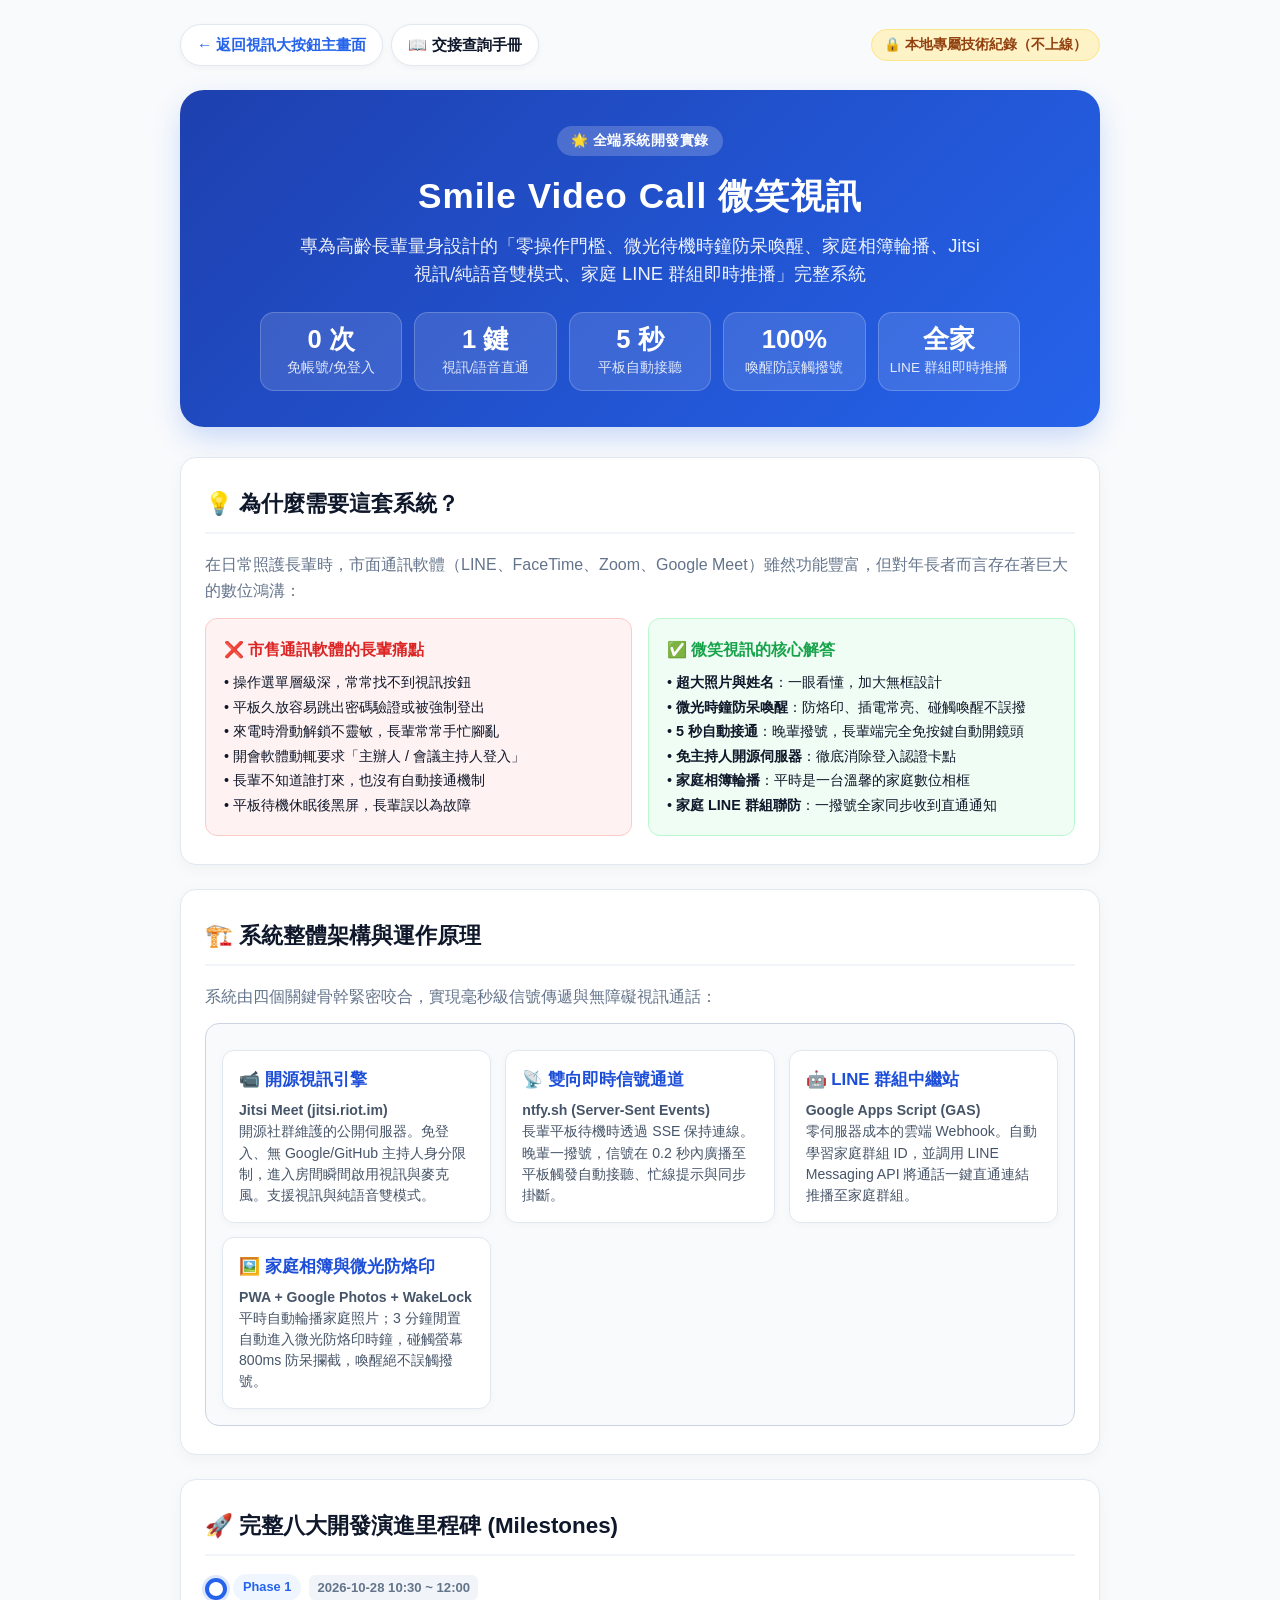
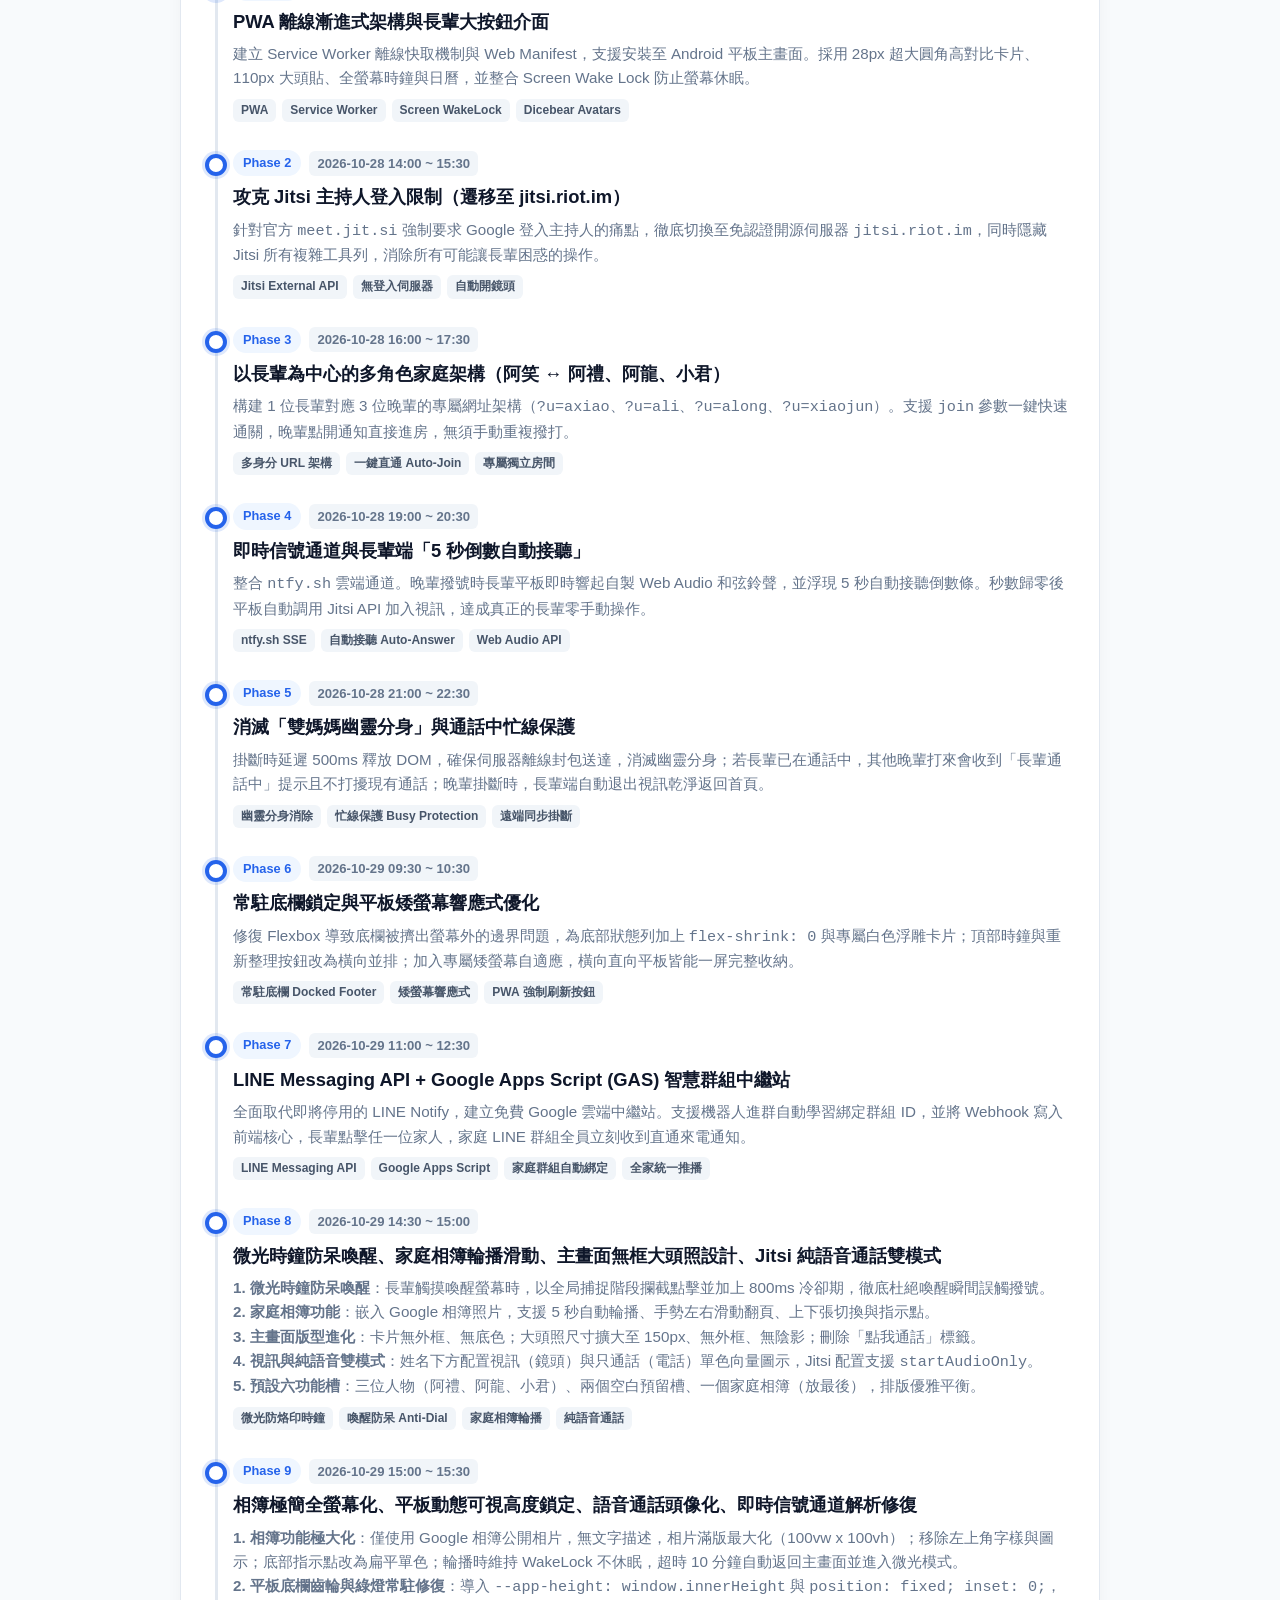
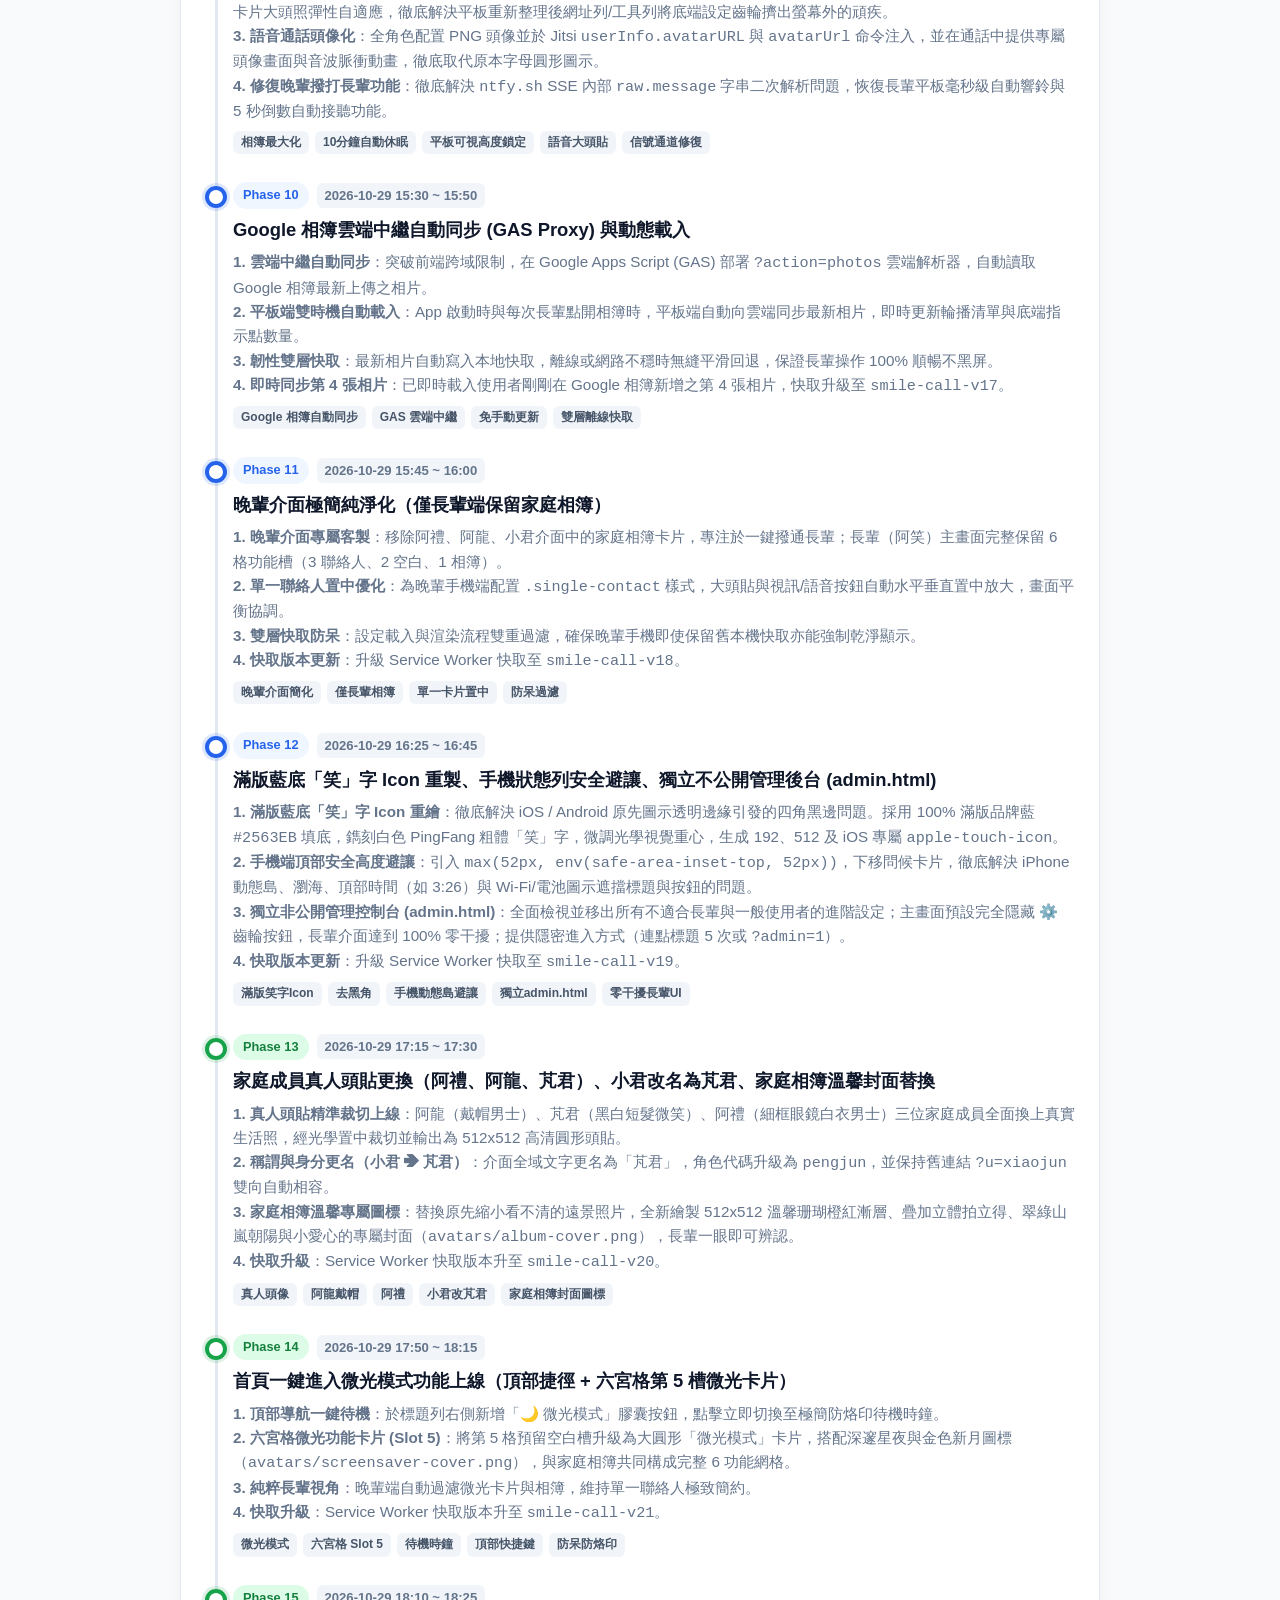
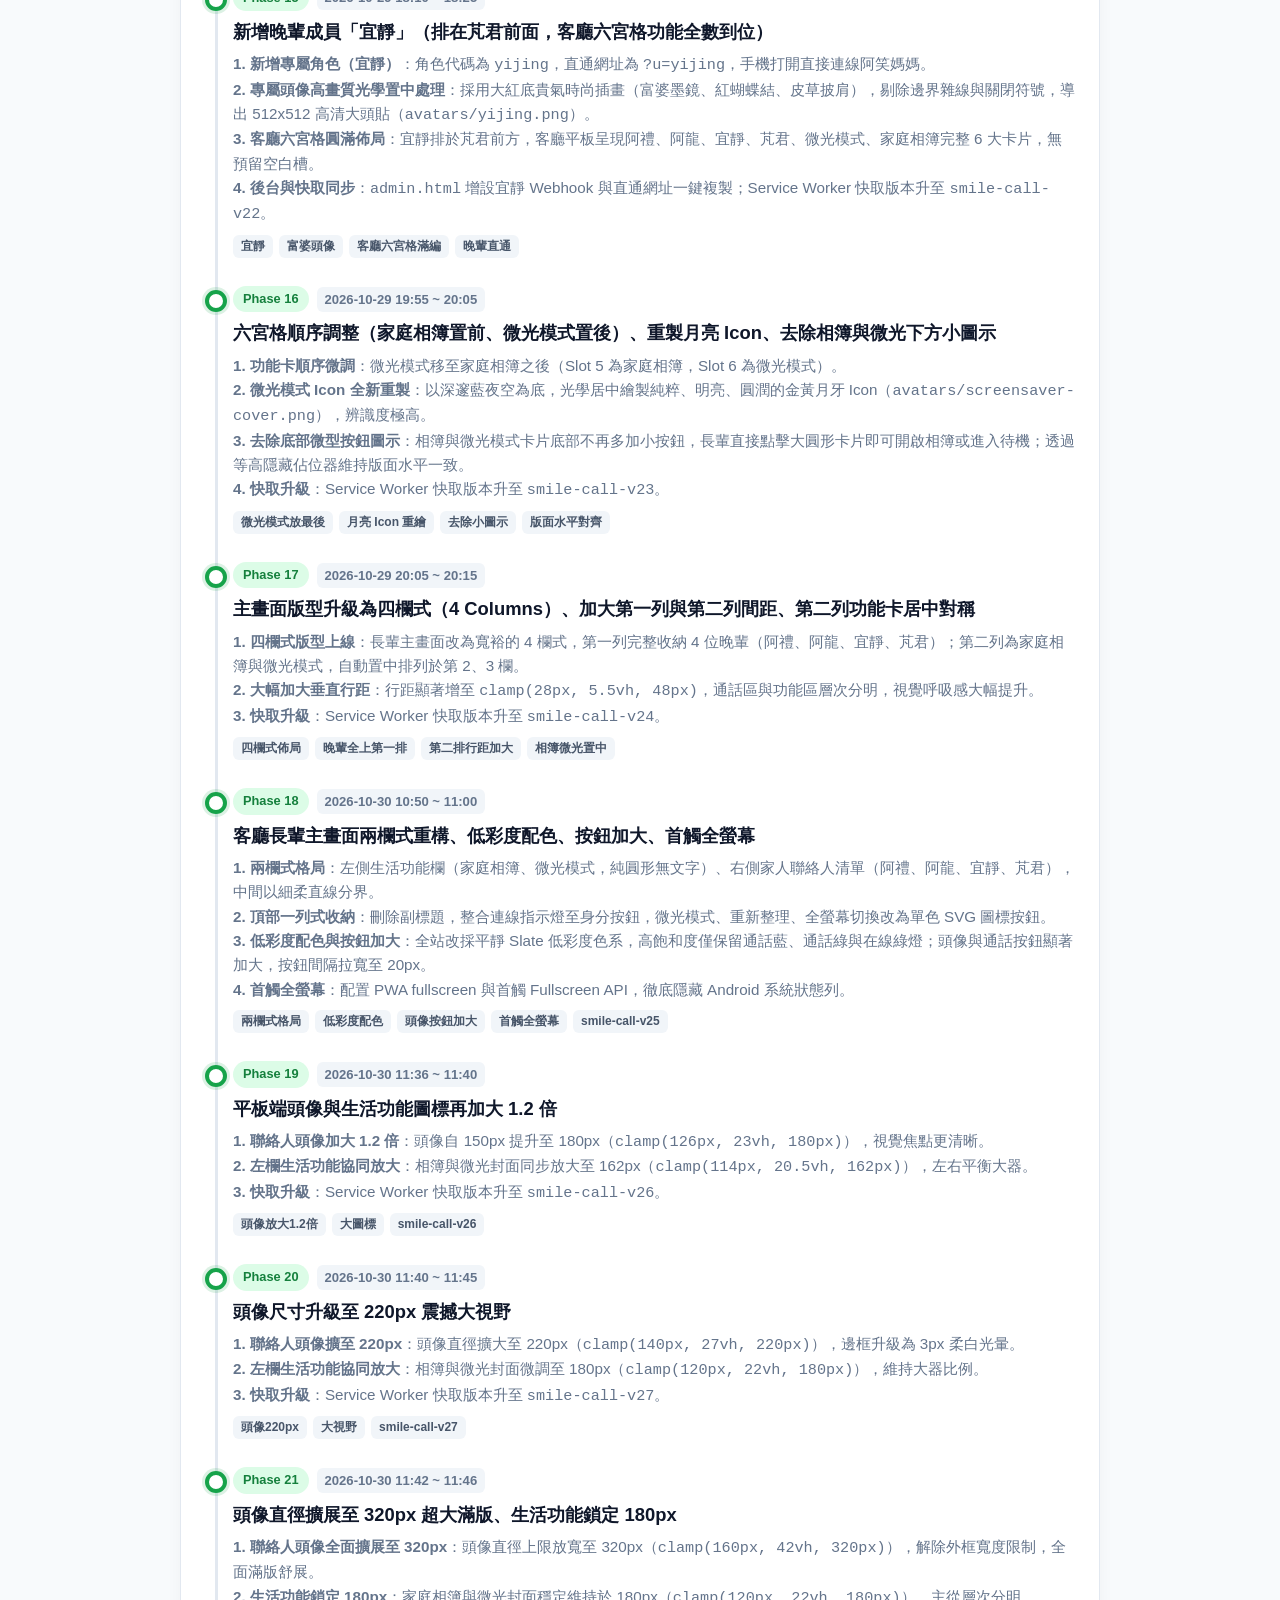
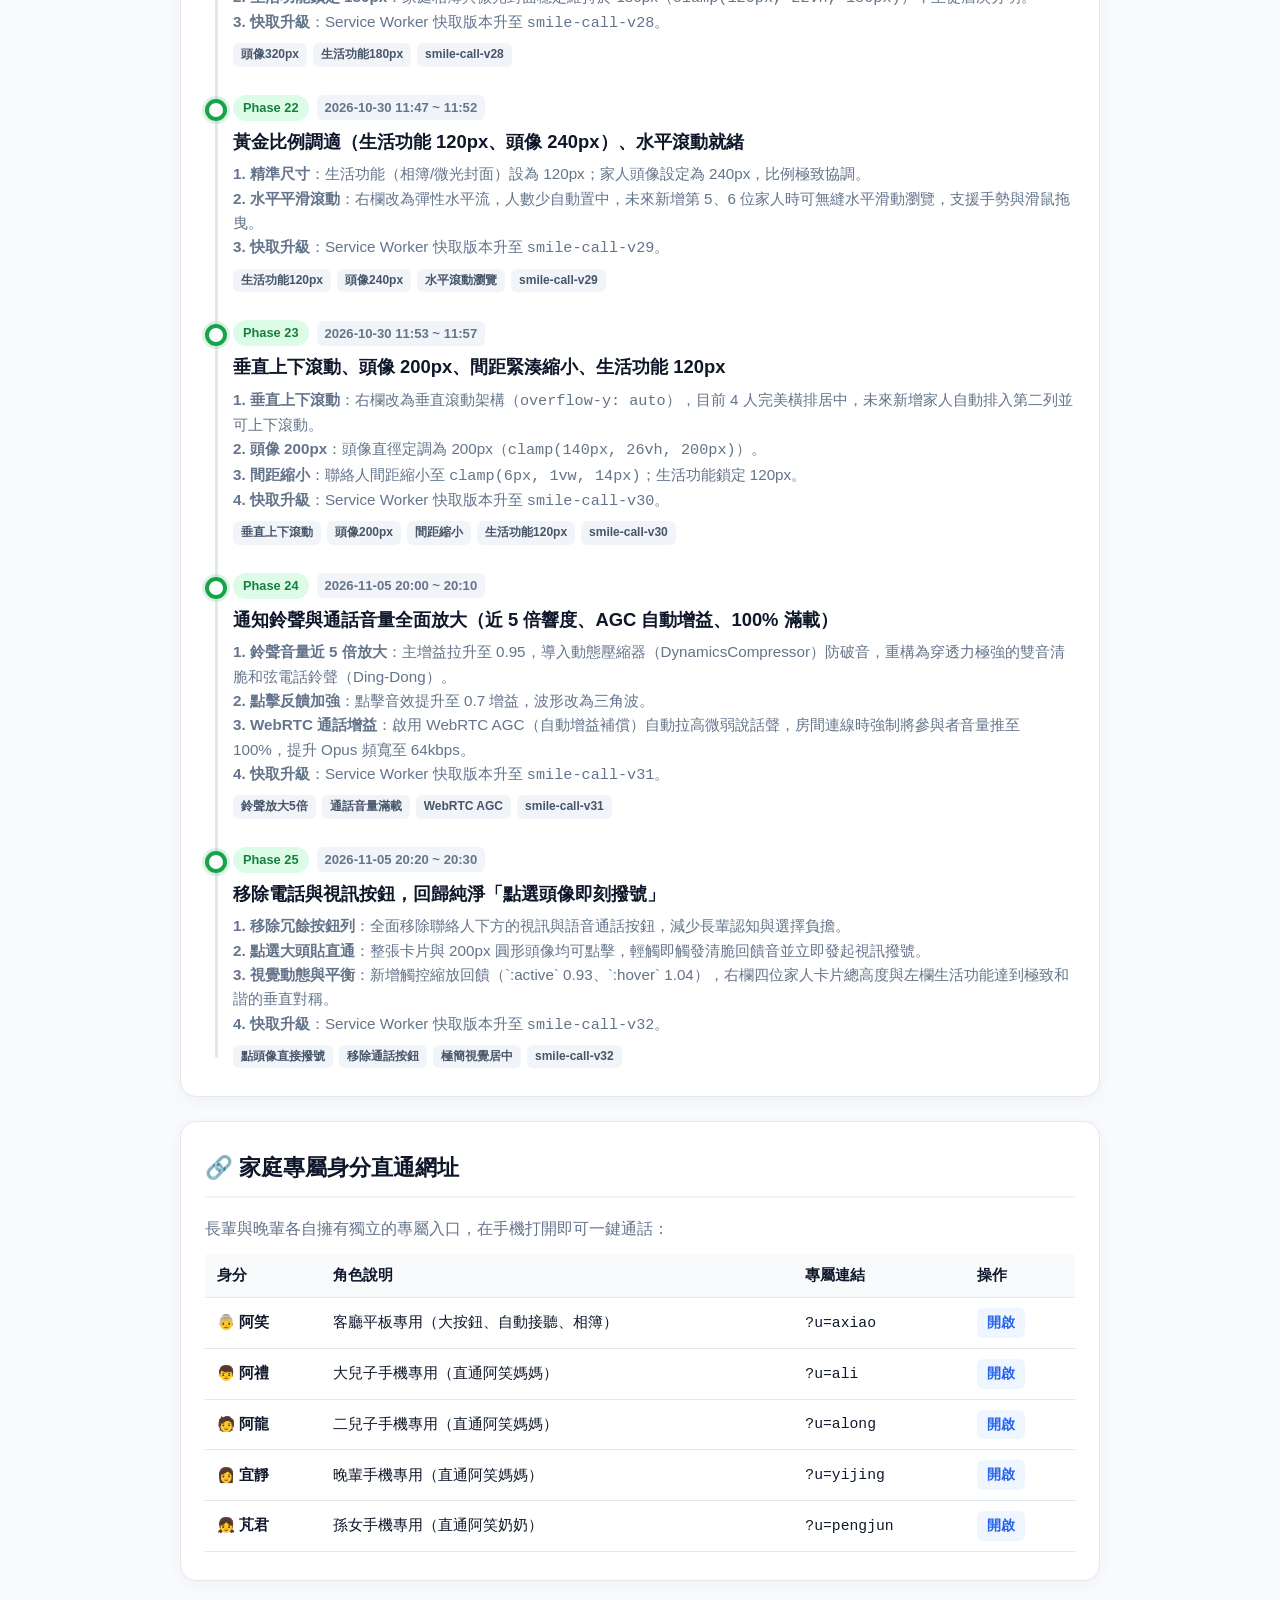
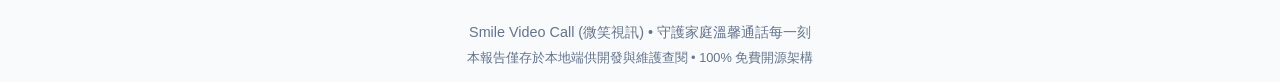
<file: log.html>
<!DOCTYPE html>
<html lang="zh-TW">
<head>
  <meta charset="UTF-8">
  <meta name="viewport" content="width=device-width, initial-scale=1.0, maximum-scale=1.0, user-scalable=no, viewport-fit=cover">
  <meta name="theme-color" content="#2563EB">
  <title>微笑視訊 (Smile Video Call) - 系統開發歷程與技術報告 (本地專屬)</title>
  <link rel="icon" type="image/png" href="icons/icon-192.png">
  <style>
    :root {
      --primary: #2563eb;
      --primary-dark: #1d4ed8;
      --success: #16a34a;
      --warning: #f59e0b;
      --danger: #dc2626;
      --bg: #f8fafc;
      --card-bg: #ffffff;
      --text: #0f172a;
      --muted: #64748b;
      --border: #e2e8f0;
      --radius: 16px;
    }

    * {
      box-sizing: border-box;
      margin: 0;
      padding: 0;
    }

    body {
      font-family: -apple-system, BlinkMacSystemFont, "Segoe UI", Roboto, "PingFang TC", "Microsoft JhengHei", sans-serif;
      background: var(--bg);
      color: var(--text);
      line-height: 1.6;
      padding: 24px 16px 60px;
    }

    .container {
      max-width: 920px;
      margin: 0 auto;
    }

    /* 頂部導航 */
    .top-nav {
      display: flex;
      justify-content: space-between;
      align-items: center;
      margin-bottom: 24px;
    }

    .btn-back {
      display: inline-flex;
      align-items: center;
      gap: 6px;
      padding: 8px 16px;
      background: white;
      border: 1px solid var(--border);
      border-radius: 999px;
      color: var(--primary);
      text-decoration: none;
      font-weight: 700;
      font-size: 0.95rem;
      box-shadow: 0 2px 6px rgba(0,0,0,0.04);
      transition: all 0.2s;
    }

    .btn-back:hover {
      background: #eff6ff;
      border-color: var(--primary);
    }

    .local-badge {
      display: inline-flex;
      align-items: center;
      gap: 6px;
      padding: 4px 12px;
      border-radius: 999px;
      background: #fef3c7;
      border: 1px solid #fde68a;
      color: #92400e;
      font-size: 0.85rem;
      font-weight: 700;
    }

    /* 英雄區 */
    .hero-card {
      background: linear-gradient(135deg, #1e40af 0%, #2563eb 100%);
      color: white;
      padding: 36px 28px;
      border-radius: 24px;
      box-shadow: 0 12px 30px -4px rgba(37, 99, 235, 0.25);
      margin-bottom: 30px;
      text-align: center;
    }

    .hero-badge {
      display: inline-block;
      background: rgba(255, 255, 255, 0.2);
      backdrop-filter: blur(8px);
      padding: 4px 14px;
      border-radius: 999px;
      font-size: 0.85rem;
      font-weight: 600;
      margin-bottom: 12px;
      letter-spacing: 0.5px;
    }

    .hero-title {
      font-size: 2.2rem;
      font-weight: 800;
      margin-bottom: 8px;
      letter-spacing: 1px;
    }

    .hero-subtitle {
      font-size: 1.15rem;
      opacity: 0.92;
      max-width: 700px;
      margin: 0 auto 24px;
      line-height: 1.5;
    }

    .stats-grid {
      display: grid;
      grid-template-columns: repeat(auto-fit, minmax(130px, 1fr));
      gap: 12px;
      max-width: 760px;
      margin: 0 auto;
    }

    .stat-box {
      background: rgba(255, 255, 255, 0.12);
      border: 1px solid rgba(255, 255, 255, 0.2);
      border-radius: 14px;
      padding: 12px 8px;
    }

    .stat-num {
      font-size: 1.6rem;
      font-weight: 800;
      line-height: 1.1;
    }

    .stat-label {
      font-size: 0.85rem;
      opacity: 0.85;
      margin-top: 4px;
    }

    /* 卡片區塊 */
    .section-card {
      background: white;
      border-radius: var(--radius);
      padding: 28px 24px;
      margin-bottom: 24px;
      box-shadow: 0 4px 16px rgba(0, 0, 0, 0.04);
      border: 1px solid var(--border);
    }

    .section-title {
      font-size: 1.4rem;
      font-weight: 800;
      color: var(--text);
      display: flex;
      align-items: center;
      gap: 10px;
      margin-bottom: 18px;
      border-bottom: 2px solid #f1f5f9;
      padding-bottom: 10px;
    }

    /* 對比欄位 */
    .compare-grid {
      display: grid;
      grid-template-columns: 1fr 1fr;
      gap: 16px;
      margin-top: 14px;
    }

    .compare-col {
      padding: 18px;
      border-radius: 12px;
      border: 1.5px solid transparent;
    }

    .compare-bad {
      background: #fef2f2;
      border-color: #fecaca;
    }

    .compare-bad h4 {
      color: var(--danger);
      margin-bottom: 8px;
      font-weight: 800;
    }

    .compare-good {
      background: #f0fdf4;
      border-color: #bbf7d0;
    }

    .compare-good h4 {
      color: var(--success);
      margin-bottom: 8px;
      font-weight: 800;
    }

    .compare-list {
      list-style-type: none;
      font-size: 0.9rem;
      line-height: 1.7;
    }

    /* 架構圖區塊 */
    .arch-box {
      background: #f8fafc;
      border: 1px solid #cbd5e1;
      border-radius: 14px;
      padding: 16px;
      margin-top: 14px;
    }

    .arch-grid {
      display: grid;
      grid-template-columns: repeat(auto-fit, minmax(220px, 1fr));
      gap: 14px;
      margin-top: 10px;
    }

    .arch-card {
      background: white;
      border: 1.5px solid #e2e8f0;
      border-radius: 12px;
      padding: 16px;
      box-shadow: 0 2px 8px rgba(0, 0, 0, 0.03);
    }

    .arch-card-title {
      font-weight: 800;
      font-size: 1.05rem;
      color: var(--primary-dark);
      margin-bottom: 6px;
      display: flex;
      align-items: center;
      gap: 6px;
    }

    .arch-card-desc {
      font-size: 0.88rem;
      color: #475569;
      line-height: 1.5;
    }

    /* 時間軸 */
    .timeline {
      position: relative;
      padding-left: 28px;
      margin-top: 10px;
    }

    .timeline::before {
      content: "";
      position: absolute;
      top: 10px;
      bottom: 10px;
      left: 10px;
      width: 3px;
      background: #e2e8f0;
      border-radius: 999px;
    }

    .timeline-item {
      position: relative;
      margin-bottom: 28px;
    }

    .timeline-item:last-child {
      margin-bottom: 0;
    }

    .timeline-dot {
      position: absolute;
      left: -28px;
      top: 4px;
      width: 22px;
      height: 22px;
      border-radius: 50%;
      background: white;
      border: 4px solid var(--primary);
      box-shadow: 0 0 0 3px rgba(37, 99, 235, 0.15);
    }

    .timeline-dot.success {
      border-color: var(--success);
      box-shadow: 0 0 0 3px rgba(22, 163, 74, 0.15);
    }

    .timeline-header-row {
      display: flex;
      flex-wrap: wrap;
      align-items: center;
      gap: 8px;
      margin-bottom: 6px;
    }

    .timeline-phase {
      display: inline-block;
      font-size: 0.8rem;
      font-weight: 800;
      color: var(--primary);
      background: #eff6ff;
      padding: 3px 10px;
      border-radius: 999px;
    }

    .timeline-phase.highlight {
      background: #dcfce7;
      color: #15803d;
    }

    .timeline-time {
      font-size: 0.82rem;
      font-weight: 700;
      color: #64748b;
      background: #f1f5f9;
      padding: 2px 8px;
      border-radius: 6px;
      font-variant-numeric: tabular-nums;
    }

    .timeline-title {
      font-size: 1.15rem;
      font-weight: 800;
      color: var(--text);
      margin-bottom: 6px;
    }

    .timeline-desc {
      font-size: 0.95rem;
      color: var(--muted);
      line-height: 1.6;
    }

    .timeline-tags {
      display: flex;
      flex-wrap: wrap;
      gap: 6px;
      margin-top: 8px;
    }

    .tag {
      font-size: 0.75rem;
      font-weight: 600;
      padding: 2px 8px;
      border-radius: 6px;
      background: #f1f5f9;
      color: #475569;
    }

    /* 表格 */
    .role-table {
      width: 100%;
      border-collapse: collapse;
      margin-top: 10px;
      font-size: 0.92rem;
    }

    .role-table th, .role-table td {
      padding: 10px 12px;
      text-align: left;
      border-bottom: 1px solid var(--border);
    }

    .role-table th {
      background: #f8fafc;
      font-weight: 700;
      color: var(--text);
    }

    .btn-visit {
      display: inline-block;
      padding: 4px 10px;
      background: #eff6ff;
      color: var(--primary);
      border-radius: 6px;
      text-decoration: none;
      font-weight: 700;
      font-size: 0.85rem;
    }

    .footer {
      text-align: center;
      margin-top: 40px;
      font-size: 0.9rem;
      color: var(--muted);
    }

    @media (max-width: 600px) {
      .hero-title {
        font-size: 1.8rem;
      }
      .compare-grid {
        grid-template-columns: 1fr;
      }
      .section-card {
        padding: 20px 16px;
      }
    }
  </style>
</head>
<body>

  <div class="container">
    <!-- 導航列 -->
    <header class="top-nav">
      <div style="display: flex; gap: 8px; align-items: center; flex-wrap: wrap;">
        <a href="./" class="btn-back">← 返回視訊大按鈕主畫面</a>
        <a href="./handoff.html" class="btn-back" style="color: #0f172a;">📖 交接查詢手冊</a>
      </div>
      <span class="local-badge">🔒 本地專屬技術紀錄（不上線）</span>
    </header>

    <!-- 英雄區塊 -->
    <section class="hero-card">
      <div class="hero-badge">🌟 全端系統開發實錄</div>
      <h1 class="hero-title">Smile Video Call 微笑視訊</h1>
      <p class="hero-subtitle">專為高齡長輩量身設計的「零操作門檻、微光待機時鐘防呆喚醒、家庭相簿輪播、Jitsi 視訊/純語音雙模式、家庭 LINE 群組即時推播」完整系統</p>
      
      <div class="stats-grid">
        <div class="stat-box">
          <div class="stat-num">0 次</div>
          <div class="stat-label">免帳號/免登入</div>
        </div>
        <div class="stat-box">
          <div class="stat-num">1 鍵</div>
          <div class="stat-label">視訊/語音直通</div>
        </div>
        <div class="stat-box">
          <div class="stat-num">5 秒</div>
          <div class="stat-label">平板自動接聽</div>
        </div>
        <div class="stat-box">
          <div class="stat-num">100%</div>
          <div class="stat-label">喚醒防誤觸撥號</div>
        </div>
        <div class="stat-box">
          <div class="stat-num">全家</div>
          <div class="stat-label">LINE 群組即時推播</div>
        </div>
      </div>
    </section>

    <!-- 為什麼要做？設計哲學與體驗對比 -->
    <section class="section-card">
      <h2 class="section-title">💡 為什麼需要這套系統？</h2>
      <p style="color: var(--muted); margin-bottom: 14px;">
        在日常照護長輩時，市面通訊軟體（LINE、FaceTime、Zoom、Google Meet）雖然功能豐富，但對年長者而言存在著巨大的數位鴻溝：
      </p>

      <div class="compare-grid">
        <div class="compare-col compare-bad">
          <h4>❌ 市售通訊軟體的長輩痛點</h4>
          <ul class="compare-list">
            <li>• 操作選單層級深，常常找不到視訊按鈕</li>
            <li>• 平板久放容易跳出密碼驗證或被強制登出</li>
            <li>• 來電時滑動解鎖不靈敏，長輩常常手忙腳亂</li>
            <li>• 開會軟體動輒要求「主辦人 / 會議主持人登入」</li>
            <li>• 長輩不知道誰打來，也沒有自動接通機制</li>
            <li>• 平板待機休眠後黑屏，長輩誤以為故障</li>
          </ul>
        </div>
        <div class="compare-col compare-good">
          <h4>✅ 微笑視訊的核心解答</h4>
          <ul class="compare-list">
            <li>• <strong>超大照片與姓名</strong>：一眼看懂，加大無框設計</li>
            <li>• <strong>微光時鐘防呆喚醒</strong>：防烙印、插電常亮、碰觸喚醒不誤撥</li>
            <li>• <strong>5 秒自動接通</strong>：晚輩撥號，長輩端完全免按鍵自動開鏡頭</li>
            <li>• <strong>免主持人開源伺服器</strong>：徹底消除登入認證卡點</li>
            <li>• <strong>家庭相簿輪播</strong>：平時是一台溫馨的家庭數位相框</li>
            <li>• <strong>家庭 LINE 群組聯防</strong>：一撥號全家同步收到直通通知</li>
          </ul>
        </div>
      </div>
    </section>

    <!-- 系統架構與技術核心 -->
    <section class="section-card">
      <h2 class="section-title">🏗️ 系統整體架構與運作原理</h2>
      <p style="color: var(--muted); margin-bottom: 12px;">
        系統由四個關鍵骨幹緊密咬合，實現毫秒級信號傳遞與無障礙視訊通話：
      </p>

      <div class="arch-box">
        <div class="arch-grid">
          <div class="arch-card">
            <div class="arch-card-title">📹 開源視訊引擎</div>
            <div class="arch-card-desc">
              <strong>Jitsi Meet (jitsi.riot.im)</strong><br>
              開源社群維護的公開伺服器。免登入、無 Google/GitHub 主持人身分限制，進入房間瞬間啟用視訊與麥克風。支援視訊與純語音雙模式。
            </div>
          </div>
          <div class="arch-card">
            <div class="arch-card-title">📡 雙向即時信號通道</div>
            <div class="arch-card-desc">
              <strong>ntfy.sh (Server-Sent Events)</strong><br>
              長輩平板待機時透過 SSE 保持連線。晚輩一撥號，信號在 0.2 秒內廣播至平板觸發自動接聽、忙線提示與同步掛斷。
            </div>
          </div>
          <div class="arch-card">
            <div class="arch-card-title">🤖 LINE 群組中繼站</div>
            <div class="arch-card-desc">
              <strong>Google Apps Script (GAS)</strong><br>
              零伺服器成本的雲端 Webhook。自動學習家庭群組 ID，並調用 LINE Messaging API 將通話一鍵直通連結推播至家庭群組。
            </div>
          </div>
          <div class="arch-card">
            <div class="arch-card-title">🖼️ 家庭相簿與微光防烙印</div>
            <div class="arch-card-desc">
              <strong>PWA + Google Photos + WakeLock</strong><br>
              平時自動輪播家庭照片；3 分鐘閒置自動進入微光防烙印時鐘，碰觸螢幕 800ms 防呆攔截，喚醒絕不誤觸撥號。
            </div>
          </div>
        </div>
      </div>
    </section>

    <!-- 完整八大開發里程碑 -->
    <section class="section-card">
      <h2 class="section-title">🚀 完整八大開發演進里程碑 (Milestones)</h2>
      
      <div class="timeline">

        <!-- 階段 1 -->
        <div class="timeline-item">
          <div class="timeline-dot"></div>
          <div class="timeline-header-row">
            <span class="timeline-phase">Phase 1</span>
            <span class="timeline-time">2026-10-28 10:30 ~ 12:00</span>
          </div>
          <div class="timeline-title">PWA 離線漸進式架構與長輩大按鈕介面</div>
          <div class="timeline-desc">
            建立 Service Worker 離線快取機制與 Web Manifest，支援安裝至 Android 平板主畫面。採用 28px 超大圓角高對比卡片、110px 大頭貼、全螢幕時鐘與日曆，並整合 Screen Wake Lock 防止螢幕休眠。
          </div>
          <div class="timeline-tags">
            <span class="tag">PWA</span>
            <span class="tag">Service Worker</span>
            <span class="tag">Screen WakeLock</span>
            <span class="tag">Dicebear Avatars</span>
          </div>
        </div>

        <!-- 階段 2 -->
        <div class="timeline-item">
          <div class="timeline-dot"></div>
          <div class="timeline-header-row">
            <span class="timeline-phase">Phase 2</span>
            <span class="timeline-time">2026-10-28 14:00 ~ 15:30</span>
          </div>
          <div class="timeline-title">攻克 Jitsi 主持人登入限制（遷移至 jitsi.riot.im）</div>
          <div class="timeline-desc">
            針對官方 <code>meet.jit.si</code> 強制要求 Google 登入主持人的痛點，徹底切換至免認證開源伺服器 <code>jitsi.riot.im</code>，同時隱藏 Jitsi 所有複雜工具列，消除所有可能讓長輩困惑的操作。
          </div>
          <div class="timeline-tags">
            <span class="tag">Jitsi External API</span>
            <span class="tag">無登入伺服器</span>
            <span class="tag">自動開鏡頭</span>
          </div>
        </div>

        <!-- 階段 3 -->
        <div class="timeline-item">
          <div class="timeline-dot"></div>
          <div class="timeline-header-row">
            <span class="timeline-phase">Phase 3</span>
            <span class="timeline-time">2026-10-28 16:00 ~ 17:30</span>
          </div>
          <div class="timeline-title">以長輩為中心的多角色家庭架構（阿笑 ↔ 阿禮、阿龍、小君）</div>
          <div class="timeline-desc">
            構建 1 位長輩對應 3 位晚輩的專屬網址架構（<code>?u=axiao</code>、<code>?u=ali</code>、<code>?u=along</code>、<code>?u=xiaojun</code>）。支援 <code>join</code> 參數一鍵快速通關，晚輩點開通知直接進房，無須手動重複撥打。
          </div>
          <div class="timeline-tags">
            <span class="tag">多身分 URL 架構</span>
            <span class="tag">一鍵直通 Auto-Join</span>
            <span class="tag">專屬獨立房間</span>
          </div>
        </div>

        <!-- 階段 4 -->
        <div class="timeline-item">
          <div class="timeline-dot"></div>
          <div class="timeline-header-row">
            <span class="timeline-phase">Phase 4</span>
            <span class="timeline-time">2026-10-28 19:00 ~ 20:30</span>
          </div>
          <div class="timeline-title">即時信號通道與長輩端「5 秒倒數自動接聽」</div>
          <div class="timeline-desc">
            整合 <code>ntfy.sh</code> 雲端通道。晚輩撥號時長輩平板即時響起自製 Web Audio 和弦鈴聲，並浮現 5 秒自動接聽倒數條。秒數歸零後平板自動調用 Jitsi API 加入視訊，達成真正的長輩零手動操作。
          </div>
          <div class="timeline-tags">
            <span class="tag">ntfy.sh SSE</span>
            <span class="tag">自動接聽 Auto-Answer</span>
            <span class="tag">Web Audio API</span>
          </div>
        </div>

        <!-- 階段 5 -->
        <div class="timeline-item">
          <div class="timeline-dot"></div>
          <div class="timeline-header-row">
            <span class="timeline-phase">Phase 5</span>
            <span class="timeline-time">2026-10-28 21:00 ~ 22:30</span>
          </div>
          <div class="timeline-title">消滅「雙媽媽幽靈分身」與通話中忙線保護</div>
          <div class="timeline-desc">
            掛斷時延遲 500ms 釋放 DOM，確保伺服器離線封包送達，消滅幽靈分身；若長輩已在通話中，其他晚輩打來會收到「長輩通話中」提示且不打擾現有通話；晚輩掛斷時，長輩端自動退出視訊乾淨返回首頁。
          </div>
          <div class="timeline-tags">
            <span class="tag">幽靈分身消除</span>
            <span class="tag">忙線保護 Busy Protection</span>
            <span class="tag">遠端同步掛斷</span>
          </div>
        </div>

        <!-- 階段 6 -->
        <div class="timeline-item">
          <div class="timeline-dot"></div>
          <div class="timeline-header-row">
            <span class="timeline-phase">Phase 6</span>
            <span class="timeline-time">2026-10-29 09:30 ~ 10:30</span>
          </div>
          <div class="timeline-title">常駐底欄鎖定與平板矮螢幕響應式優化</div>
          <div class="timeline-desc">
            修復 Flexbox 導致底欄被擠出螢幕外的邊界問題，為底部狀態列加上 <code>flex-shrink: 0</code> 與專屬白色浮雕卡片；頂部時鐘與重新整理按鈕改為橫向並排；加入專屬矮螢幕自適應，橫向直向平板皆能一屏完整收納。
          </div>
          <div class="timeline-tags">
            <span class="tag">常駐底欄 Docked Footer</span>
            <span class="tag">矮螢幕響應式</span>
            <span class="tag">PWA 強制刷新按鈕</span>
          </div>
        </div>

        <!-- 階段 7 -->
        <div class="timeline-item">
          <div class="timeline-dot"></div>
          <div class="timeline-header-row">
            <span class="timeline-phase">Phase 7</span>
            <span class="timeline-time">2026-10-29 11:00 ~ 12:30</span>
          </div>
          <div class="timeline-title">LINE Messaging API + Google Apps Script (GAS) 智慧群組中繼站</div>
          <div class="timeline-desc">
            全面取代即將停用的 LINE Notify，建立免費 Google 雲端中繼站。支援機器人進群自動學習綁定群組 ID，並將 Webhook 寫入前端核心，長輩點擊任一位家人，家庭 LINE 群組全員立刻收到直通來電通知。
          </div>
          <div class="timeline-tags">
            <span class="tag">LINE Messaging API</span>
            <span class="tag">Google Apps Script</span>
            <span class="tag">家庭群組自動綁定</span>
            <span class="tag">全家統一推播</span>
          </div>
        </div>

        <!-- 階段 8 -->
        <div class="timeline-item">
          <div class="timeline-dot"></div>
          <div class="timeline-header-row">
            <span class="timeline-phase">Phase 8</span>
            <span class="timeline-time">2026-10-29 14:30 ~ 15:00</span>
          </div>
          <div class="timeline-title">微光時鐘防呆喚醒、家庭相簿輪播滑動、主畫面無框大頭照設計、Jitsi 純語音通話雙模式</div>
          <div class="timeline-desc">
            <strong>1. 微光時鐘防呆喚醒</strong>：長輩觸摸喚醒螢幕時，以全局捕捉階段攔截點擊並加上 800ms 冷卻期，徹底杜絕喚醒瞬間誤觸撥號。<br>
            <strong>2. 家庭相簿功能</strong>：嵌入 Google 相簿照片，支援 5 秒自動輪播、手勢左右滑動翻頁、上下張切換與指示點。<br>
            <strong>3. 主畫面版型進化</strong>：卡片無外框、無底色；大頭照尺寸擴大至 150px、無外框、無陰影；刪除「點我通話」標籤。<br>
            <strong>4. 視訊與純語音雙模式</strong>：姓名下方配置視訊（鏡頭）與只通話（電話）單色向量圖示，Jitsi 配置支援 <code>startAudioOnly</code>。<br>
            <strong>5. 預設六功能槽</strong>：三位人物（阿禮、阿龍、小君）、兩個空白預留槽、一個家庭相簿（放最後），排版優雅平衡。
          </div>
          <div class="timeline-tags">
            <span class="tag">微光防烙印時鐘</span>
            <span class="tag">喚醒防呆 Anti-Dial</span>
            <span class="tag">家庭相簿輪播</span>
            <span class="tag">純語音通話</span>
          </div>
        </div>

        <!-- 階段 9 -->
        <div class="timeline-item">
          <div class="timeline-dot"></div>
          <div class="timeline-header-row">
            <span class="timeline-phase">Phase 9</span>
            <span class="timeline-time">2026-10-29 15:00 ~ 15:30</span>
          </div>
          <div class="timeline-title">相簿極簡全螢幕化、平板動態可視高度鎖定、語音通話頭像化、即時信號通道解析修復</div>
          <div class="timeline-desc">
            <strong>1. 相簿功能極大化</strong>：僅使用 Google 相簿公開相片，無文字描述，相片滿版最大化（100vw x 100vh）；移除左上角字樣與圖示；底部指示點改為扁平單色；輪播時維持 WakeLock 不休眠，超時 10 分鐘自動返回主畫面並進入微光模式。<br>
            <strong>2. 平板底欄齒輪與綠燈常駐修復</strong>：導入 <code>--app-height: window.innerHeight</code> 與 <code>position: fixed; inset: 0;</code>，卡片大頭照彈性自適應，徹底解決平板重新整理後網址列/工具列將底端設定齒輪擠出螢幕外的頑疾。<br>
            <strong>3. 語音通話頭像化</strong>：全角色配置 PNG 頭像並於 Jitsi <code>userInfo.avatarURL</code> 與 <code>avatarUrl</code> 命令注入，並在通話中提供專屬頭像畫面與音波脈衝動畫，徹底取代原本字母圓形圖示。<br>
            <strong>4. 修復晚輩撥打長輩功能</strong>：徹底解決 <code>ntfy.sh</code> SSE 內部 <code>raw.message</code> 字串二次解析問題，恢復長輩平板毫秒級自動響鈴與 5 秒倒數自動接聽功能。
          </div>
          <div class="timeline-tags">
            <span class="tag">相簿最大化</span>
            <span class="tag">10分鐘自動休眠</span>
            <span class="tag">平板可視高度鎖定</span>
            <span class="tag">語音大頭貼</span>
            <span class="tag">信號通道修復</span>
          </div>
        </div>

        <!-- 階段 10 -->
        <div class="timeline-item">
          <div class="timeline-dot"></div>
          <div class="timeline-header-row">
            <span class="timeline-phase">Phase 10</span>
            <span class="timeline-time">2026-10-29 15:30 ~ 15:50</span>
          </div>
          <div class="timeline-title">Google 相簿雲端中繼自動同步 (GAS Proxy) 與動態載入</div>
          <div class="timeline-desc">
            <strong>1. 雲端中繼自動同步</strong>：突破前端跨域限制，在 Google Apps Script (GAS) 部署 <code>?action=photos</code> 雲端解析器，自動讀取 Google 相簿最新上傳之相片。<br>
            <strong>2. 平板端雙時機自動載入</strong>：App 啟動時與每次長輩點開相簿時，平板端自動向雲端同步最新相片，即時更新輪播清單與底端指示點數量。<br>
            <strong>3. 韌性雙層快取</strong>：最新相片自動寫入本地快取，離線或網路不穩時無縫平滑回退，保證長輩操作 100% 順暢不黑屏。<br>
            <strong>4. 即時同步第 4 張相片</strong>：已即時載入使用者剛剛在 Google 相簿新增之第 4 張相片，快取升級至 <code>smile-call-v17</code>。
          </div>
          <div class="timeline-tags">
            <span class="tag">Google 相簿自動同步</span>
            <span class="tag">GAS 雲端中繼</span>
            <span class="tag">免手動更新</span>
            <span class="tag">雙層離線快取</span>
          </div>
        </div>

        <!-- 階段 11 -->
        <div class="timeline-item">
          <div class="timeline-dot"></div>
          <div class="timeline-header-row">
            <span class="timeline-phase">Phase 11</span>
            <span class="timeline-time">2026-10-29 15:45 ~ 16:00</span>
          </div>
          <div class="timeline-title">晚輩介面極簡純淨化（僅長輩端保留家庭相簿）</div>
          <div class="timeline-desc">
            <strong>1. 晚輩介面專屬客製</strong>：移除阿禮、阿龍、小君介面中的家庭相簿卡片，專注於一鍵撥通長輩；長輩（阿笑）主畫面完整保留 6 格功能槽（3 聯絡人、2 空白、1 相簿）。<br>
            <strong>2. 單一聯絡人置中優化</strong>：為晚輩手機端配置 <code>.single-contact</code> 樣式，大頭貼與視訊/語音按鈕自動水平垂直置中放大，畫面平衡協調。<br>
            <strong>3. 雙層快取防呆</strong>：設定載入與渲染流程雙重過濾，確保晚輩手機即使保留舊本機快取亦能強制乾淨顯示。<br>
            <strong>4. 快取版本更新</strong>：升級 Service Worker 快取至 <code>smile-call-v18</code>。
          </div>
          <div class="timeline-tags">
            <span class="tag">晚輩介面簡化</span>
            <span class="tag">僅長輩相簿</span>
            <span class="tag">單一卡片置中</span>
            <span class="tag">防呆過濾</span>
          </div>
        </div>

        <!-- 階段 12 -->
        <div class="timeline-item">
          <div class="timeline-dot"></div>
          <div class="timeline-header-row">
            <span class="timeline-phase">Phase 12</span>
            <span class="timeline-time">2026-10-29 16:25 ~ 16:45</span>
          </div>
          <div class="timeline-title">滿版藍底「笑」字 Icon 重製、手機狀態列安全避讓、獨立不公開管理後台 (admin.html)</div>
          <div class="timeline-desc">
            <strong>1. 滿版藍底「笑」字 Icon 重繪</strong>：徹底解決 iOS / Android 原先圖示透明邊緣引發的四角黑邊問題。採用 100% 滿版品牌藍 <code>#2563EB</code> 填底，鐫刻白色 PingFang 粗體「笑」字，微調光學視覺重心，生成 192、512 及 iOS 專屬 <code>apple-touch-icon</code>。<br>
            <strong>2. 手機端頂部安全高度避讓</strong>：引入 <code>max(52px, env(safe-area-inset-top, 52px))</code>，下移問候卡片，徹底解決 iPhone 動態島、瀏海、頂部時間（如 3:26）與 Wi-Fi/電池圖示遮擋標題與按鈕的問題。<br>
            <strong>3. 獨立非公開管理控制台 (admin.html)</strong>：全面檢視並移出所有不適合長輩與一般使用者的進階設定；主畫面預設完全隱藏 ⚙️ 齒輪按鈕，長輩介面達到 100% 零干擾；提供隱密進入方式（連點標題 5 次或 <code>?admin=1</code>）。<br>
            <strong>4. 快取版本更新</strong>：升級 Service Worker 快取至 <code>smile-call-v19</code>。
          </div>
          <div class="timeline-tags">
            <span class="tag">滿版笑字Icon</span>
            <span class="tag">去黑角</span>
            <span class="tag">手機動態島避讓</span>
            <span class="tag">獨立admin.html</span>
            <span class="tag">零干擾長輩UI</span>
          </div>
        </div>

        <!-- 階段 13 -->
        <div class="timeline-item">
          <div class="timeline-dot success"></div>
          <div class="timeline-header-row">
            <span class="timeline-phase highlight">Phase 13</span>
            <span class="timeline-time">2026-10-29 17:15 ~ 17:30</span>
          </div>
          <div class="timeline-title">家庭成員真人頭貼更換（阿禮、阿龍、芃君）、小君改名為芃君、家庭相簿溫馨封面替換</div>
          <div class="timeline-desc">
            <strong>1. 真人頭貼精準裁切上線</strong>：阿龍（戴帽男士）、芃君（黑白短髮微笑）、阿禮（細框眼鏡白衣男士）三位家庭成員全面換上真實生活照，經光學置中裁切並輸出為 512x512 高清圓形頭貼。<br>
            <strong>2. 稱謂與身分更名（小君 ➔ 芃君）</strong>：介面全域文字更名為「芃君」，角色代碼升級為 <code>pengjun</code>，並保持舊連結 <code>?u=xiaojun</code> 雙向自動相容。<br>
            <strong>3. 家庭相簿溫馨專屬圖標</strong>：替換原先縮小看不清的遠景照片，全新繪製 512x512 溫馨珊瑚橙紅漸層、疊加立體拍立得、翠綠山嵐朝陽與小愛心的專屬封面（<code>avatars/album-cover.png</code>），長輩一眼即可辨認。<br>
            <strong>4. 快取升級</strong>：Service Worker 快取版本升至 <code>smile-call-v20</code>。
          </div>
          <div class="timeline-tags">
            <span class="tag">真人頭像</span>
            <span class="tag">阿龍戴帽</span>
            <span class="tag">阿禮</span>
            <span class="tag">小君改芃君</span>
            <span class="tag">家庭相簿封面圖標</span>
          </div>
        </div>

        <!-- 階段 14 -->
        <div class="timeline-item">
          <div class="timeline-dot success"></div>
          <div class="timeline-header-row">
            <span class="timeline-phase highlight">Phase 14</span>
            <span class="timeline-time">2026-10-29 17:50 ~ 18:15</span>
          </div>
          <div class="timeline-title">首頁一鍵進入微光模式功能上線（頂部捷徑 + 六宮格第 5 槽微光卡片）</div>
          <div class="timeline-desc">
            <strong>1. 頂部導航一鍵待機</strong>：於標題列右側新增「🌙 微光模式」膠囊按鈕，點擊立即切換至極簡防烙印待機時鐘。<br>
            <strong>2. 六宮格微光功能卡片 (Slot 5)</strong>：將第 5 格預留空白槽升級為大圓形「微光模式」卡片，搭配深邃星夜與金色新月圖標（<code>avatars/screensaver-cover.png</code>），與家庭相簿共同構成完整 6 功能網格。<br>
            <strong>3. 純粹長輩視角</strong>：晚輩端自動過濾微光卡片與相簿，維持單一聯絡人極致簡約。<br>
            <strong>4. 快取升級</strong>：Service Worker 快取版本升至 <code>smile-call-v21</code>。
          </div>
          <div class="timeline-tags">
            <span class="tag">微光模式</span>
            <span class="tag">六宮格 Slot 5</span>
            <span class="tag">待機時鐘</span>
            <span class="tag">頂部快捷鍵</span>
            <span class="tag">防呆防烙印</span>
          </div>
        </div>

        <!-- 階段 15 -->
        <div class="timeline-item">
          <div class="timeline-dot success"></div>
          <div class="timeline-header-row">
            <span class="timeline-phase highlight">Phase 15</span>
            <span class="timeline-time">2026-10-29 18:10 ~ 18:25</span>
          </div>
          <div class="timeline-title">新增晚輩成員「宜靜」（排在芃君前面，客廳六宮格功能全數到位）</div>
          <div class="timeline-desc">
            <strong>1. 新增專屬角色（宜靜）</strong>：角色代碼為 <code>yijing</code>，直通網址為 <code>?u=yijing</code>，手機打開直接連線阿笑媽媽。<br>
            <strong>2. 專屬頭像高畫質光學置中處理</strong>：採用大紅底貴氣時尚插畫（富婆墨鏡、紅蝴蝶結、皮草披肩），剔除邊界雜線與關閉符號，導出 512x512 高清大頭貼（<code>avatars/yijing.png</code>）。<br>
            <strong>3. 客廳六宮格圓滿佈局</strong>：宜靜排於芃君前方，客廳平板呈現阿禮、阿龍、宜靜、芃君、微光模式、家庭相簿完整 6 大卡片，無預留空白槽。<br>
            <strong>4. 後台與快取同步</strong>：<code>admin.html</code> 增設宜靜 Webhook 與直通網址一鍵複製；Service Worker 快取版本升至 <code>smile-call-v22</code>。
          </div>
          <div class="timeline-tags">
            <span class="tag">宜靜</span>
            <span class="tag">富婆頭像</span>
            <span class="tag">客廳六宮格滿編</span>
            <span class="tag">晚輩直通</span>
          </div>
        </div>

        <!-- 階段 16 -->
        <div class="timeline-item">
          <div class="timeline-dot success"></div>
          <div class="timeline-header-row">
            <span class="timeline-phase highlight">Phase 16</span>
            <span class="timeline-time">2026-10-29 19:55 ~ 20:05</span>
          </div>
          <div class="timeline-title">六宮格順序調整（家庭相簿置前、微光模式置後）、重製月亮 Icon、去除相簿與微光下方小圖示</div>
          <div class="timeline-desc">
            <strong>1. 功能卡順序微調</strong>：微光模式移至家庭相簿之後（Slot 5 為家庭相簿，Slot 6 為微光模式）。<br>
            <strong>2. 微光模式 Icon 全新重製</strong>：以深邃藍夜空為底，光學居中繪製純粹、明亮、圓潤的金黃月牙 Icon（<code>avatars/screensaver-cover.png</code>），辨識度極高。<br>
            <strong>3. 去除底部微型按鈕圖示</strong>：相簿與微光模式卡片底部不再多加小按鈕，長輩直接點擊大圓形卡片即可開啟相簿或進入待機；透過等高隱藏佔位器維持版面水平一致。<br>
            <strong>4. 快取升級</strong>：Service Worker 快取版本升至 <code>smile-call-v23</code>。
          </div>
          <div class="timeline-tags">
            <span class="tag">微光模式放最後</span>
            <span class="tag">月亮 Icon 重繪</span>
            <span class="tag">去除小圖示</span>
            <span class="tag">版面水平對齊</span>
          </div>
        </div>

        <!-- 階段 17 -->
        <div class="timeline-item">
          <div class="timeline-dot success"></div>
          <div class="timeline-header-row">
            <span class="timeline-phase highlight">Phase 17</span>
            <span class="timeline-time">2026-10-29 20:05 ~ 20:15</span>
          </div>
          <div class="timeline-title">主畫面版型升級為四欄式（4 Columns）、加大第一列與第二列間距、第二列功能卡居中對稱</div>
          <div class="timeline-desc">
            <strong>1. 四欄式版型上線</strong>：長輩主畫面改為寬裕的 4 欄式，第一列完整收納 4 位晚輩（阿禮、阿龍、宜靜、芃君）；第二列為家庭相簿與微光模式，自動置中排列於第 2、3 欄。<br>
            <strong>2. 大幅加大垂直行距</strong>：行距顯著增至 <code>clamp(28px, 5.5vh, 48px)</code>，通話區與功能區層次分明，視覺呼吸感大幅提升。<br>
            <strong>3. 快取升級</strong>：Service Worker 快取版本升至 <code>smile-call-v24</code>。
          </div>
          <div class="timeline-tags">
            <span class="tag">四欄式佈局</span>
            <span class="tag">晚輩全上第一排</span>
            <span class="tag">第二排行距加大</span>
            <span class="tag">相簿微光置中</span>
          </div>
        </div>

        <!-- 階段 18 -->
        <div class="timeline-item">
          <div class="timeline-dot success"></div>
          <div class="timeline-header-row">
            <span class="timeline-phase highlight">Phase 18</span>
            <span class="timeline-time">2026-10-30 10:50 ~ 11:00</span>
          </div>
          <div class="timeline-title">客廳長輩主畫面兩欄式重構、低彩度配色、按鈕加大、首觸全螢幕</div>
          <div class="timeline-desc">
            <strong>1. 兩欄式格局</strong>：左側生活功能欄（家庭相簿、微光模式，純圓形無文字）、右側家人聯絡人清單（阿禮、阿龍、宜靜、芃君），中間以細柔直線分界。<br>
            <strong>2. 頂部一列式收納</strong>：刪除副標題，整合連線指示燈至身分按鈕，微光模式、重新整理、全螢幕切換改為單色 SVG 圖標按鈕。<br>
            <strong>3. 低彩度配色與按鈕加大</strong>：全站改採平靜 Slate 低彩度色系，高飽和度僅保留通話藍、通話綠與在線綠燈；頭像與通話按鈕顯著加大，按鈕間隔拉寬至 20px。<br>
            <strong>4. 首觸全螢幕</strong>：配置 PWA fullscreen 與首觸 Fullscreen API，徹底隱藏 Android 系統狀態列。
          </div>
          <div class="timeline-tags">
            <span class="tag">兩欄式格局</span>
            <span class="tag">低彩度配色</span>
            <span class="tag">頭像按鈕加大</span>
            <span class="tag">首觸全螢幕</span>
            <span class="tag">smile-call-v25</span>
          </div>
        </div>

        <!-- 階段 19 -->
        <div class="timeline-item">
          <div class="timeline-dot success"></div>
          <div class="timeline-header-row">
            <span class="timeline-phase highlight">Phase 19</span>
            <span class="timeline-time">2026-10-30 11:36 ~ 11:40</span>
          </div>
          <div class="timeline-title">平板端頭像與生活功能圖標再加大 1.2 倍</div>
          <div class="timeline-desc">
            <strong>1. 聯絡人頭像加大 1.2 倍</strong>：頭像自 150px 提升至 180px（<code>clamp(126px, 23vh, 180px)</code>），視覺焦點更清晰。<br>
            <strong>2. 左欄生活功能協同放大</strong>：相簿與微光封面同步放大至 162px（<code>clamp(114px, 20.5vh, 162px)</code>），左右平衡大器。<br>
            <strong>3. 快取升級</strong>：Service Worker 快取版本升至 <code>smile-call-v26</code>。
          </div>
          <div class="timeline-tags">
            <span class="tag">頭像放大1.2倍</span>
            <span class="tag">大圖標</span>
            <span class="tag">smile-call-v26</span>
          </div>
        </div>

        <!-- 階段 20 -->
        <div class="timeline-item">
          <div class="timeline-dot success"></div>
          <div class="timeline-header-row">
            <span class="timeline-phase highlight">Phase 20</span>
            <span class="timeline-time">2026-10-30 11:40 ~ 11:45</span>
          </div>
          <div class="timeline-title">頭像尺寸升級至 220px 震撼大視野</div>
          <div class="timeline-desc">
            <strong>1. 聯絡人頭像擴至 220px</strong>：頭像直徑擴大至 220px（<code>clamp(140px, 27vh, 220px)</code>），邊框升級為 3px 柔白光暈。<br>
            <strong>2. 左欄生活功能協同放大</strong>：相簿與微光封面微調至 180px（<code>clamp(120px, 22vh, 180px)</code>），維持大器比例。<br>
            <strong>3. 快取升級</strong>：Service Worker 快取版本升至 <code>smile-call-v27</code>。
          </div>
          <div class="timeline-tags">
            <span class="tag">頭像220px</span>
            <span class="tag">大視野</span>
            <span class="tag">smile-call-v27</span>
          </div>
        </div>

        <!-- 階段 21 -->
        <div class="timeline-item">
          <div class="timeline-dot success"></div>
          <div class="timeline-header-row">
            <span class="timeline-phase highlight">Phase 21</span>
            <span class="timeline-time">2026-10-30 11:42 ~ 11:46</span>
          </div>
          <div class="timeline-title">頭像直徑擴展至 320px 超大滿版、生活功能鎖定 180px</div>
          <div class="timeline-desc">
            <strong>1. 聯絡人頭像全面擴展至 320px</strong>：頭像直徑上限放寬至 320px（<code>clamp(160px, 42vh, 320px)</code>），解除外框寬度限制，全面滿版舒展。<br>
            <strong>2. 生活功能鎖定 180px</strong>：家庭相簿與微光封面穩定維持於 180px（<code>clamp(120px, 22vh, 180px)</code>），主從層次分明。<br>
            <strong>3. 快取升級</strong>：Service Worker 快取版本升至 <code>smile-call-v28</code>。
          </div>
          <div class="timeline-tags">
            <span class="tag">頭像320px</span>
            <span class="tag">生活功能180px</span>
            <span class="tag">smile-call-v28</span>
          </div>
        </div>

        <!-- 階段 22 -->
        <div class="timeline-item">
          <div class="timeline-dot success"></div>
          <div class="timeline-header-row">
            <span class="timeline-phase highlight">Phase 22</span>
            <span class="timeline-time">2026-10-30 11:47 ~ 11:52</span>
          </div>
          <div class="timeline-title">黃金比例調適（生活功能 120px、頭像 240px）、水平滾動就緒</div>
          <div class="timeline-desc">
            <strong>1. 精準尺寸</strong>：生活功能（相簿/微光封面）設為 120px；家人頭像設定為 240px，比例極致協調。<br>
            <strong>2. 水平平滑滾動</strong>：右欄改為彈性水平流，人數少自動置中，未來新增第 5、6 位家人時可無縫水平滑動瀏覽，支援手勢與滑鼠拖曳。<br>
            <strong>3. 快取升級</strong>：Service Worker 快取版本升至 <code>smile-call-v29</code>。
          </div>
          <div class="timeline-tags">
            <span class="tag">生活功能120px</span>
            <span class="tag">頭像240px</span>
            <span class="tag">水平滾動瀏覽</span>
            <span class="tag">smile-call-v29</span>
          </div>
        </div>

        <!-- 階段 23 -->
        <div class="timeline-item">
          <div class="timeline-dot success"></div>
          <div class="timeline-header-row">
            <span class="timeline-phase highlight">Phase 23</span>
            <span class="timeline-time">2026-10-30 11:53 ~ 11:57</span>
          </div>
          <div class="timeline-title">垂直上下滾動、頭像 200px、間距緊湊縮小、生活功能 120px</div>
          <div class="timeline-desc">
            <strong>1. 垂直上下滾動</strong>：右欄改為垂直滾動架構（<code>overflow-y: auto</code>），目前 4 人完美橫排居中，未來新增家人自動排入第二列並可上下滾動。<br>
            <strong>2. 頭像 200px</strong>：頭像直徑定調為 200px（<code>clamp(140px, 26vh, 200px)</code>）。<br>
            <strong>3. 間距縮小</strong>：聯絡人間距縮小至 <code>clamp(6px, 1vw, 14px)</code>；生活功能鎖定 120px。<br>
            <strong>4. 快取升級</strong>：Service Worker 快取版本升至 <code>smile-call-v30</code>。
          </div>
          <div class="timeline-tags">
            <span class="tag">垂直上下滾動</span>
            <span class="tag">頭像200px</span>
            <span class="tag">間距縮小</span>
            <span class="tag">生活功能120px</span>
            <span class="tag">smile-call-v30</span>
          </div>
        </div>

        <!-- 階段 24 -->
        <div class="timeline-item">
          <div class="timeline-dot success"></div>
          <div class="timeline-header-row">
            <span class="timeline-phase highlight">Phase 24</span>
            <span class="timeline-time">2026-11-05 20:00 ~ 20:10</span>
          </div>
          <div class="timeline-title">通知鈴聲與通話音量全面放大（近 5 倍響度、AGC 自動增益、100% 滿載）</div>
          <div class="timeline-desc">
            <strong>1. 鈴聲音量近 5 倍放大</strong>：主增益拉升至 0.95，導入動態壓縮器（DynamicsCompressor）防破音，重構為穿透力極強的雙音清脆和弦電話鈴聲（Ding-Dong）。<br>
            <strong>2. 點擊反饋加強</strong>：點擊音效提升至 0.7 增益，波形改為三角波。<br>
            <strong>3. WebRTC 通話增益</strong>：啟用 WebRTC AGC（自動增益補償）自動拉高微弱說話聲，房間連線時強制將參與者音量推至 100%，提升 Opus 頻寬至 64kbps。<br>
            <strong>4. 快取升級</strong>：Service Worker 快取版本升至 <code>smile-call-v31</code>。
          </div>
          <div class="timeline-tags">
            <span class="tag">鈴聲放大5倍</span>
            <span class="tag">通話音量滿載</span>
            <span class="tag">WebRTC AGC</span>
            <span class="tag">smile-call-v31</span>
          </div>
        </div>

        <!-- 階段 25 -->
        <div class="timeline-item">
          <div class="timeline-dot success"></div>
          <div class="timeline-header-row">
            <span class="timeline-phase highlight">Phase 25</span>
            <span class="timeline-time">2026-11-05 20:20 ~ 20:30</span>
          </div>
          <div class="timeline-title">移除電話與視訊按鈕，回歸純淨「點選頭像即刻撥號」</div>
          <div class="timeline-desc">
            <strong>1. 移除冗餘按鈕列</strong>：全面移除聯絡人下方的視訊與語音通話按鈕，減少長輩認知與選擇負擔。<br>
            <strong>2. 點選大頭貼直通</strong>：整張卡片與 200px 圓形頭像均可點擊，輕觸即觸發清脆回饋音並立即發起視訊撥號。<br>
            <strong>3. 視覺動態與平衡</strong>：新增觸控縮放回饋（`:active` 0.93、`:hover` 1.04），右欄四位家人卡片總高度與左欄生活功能達到極致和諧的垂直對稱。<br>
            <strong>4. 快取升級</strong>：Service Worker 快取版本升至 <code>smile-call-v32</code>。
          </div>
          <div class="timeline-tags">
            <span class="tag">點頭像直接撥號</span>
            <span class="tag">移除通話按鈕</span>
            <span class="tag">極簡視覺居中</span>
            <span class="tag">smile-call-v32</span>
          </div>
        </div>

      </div>
    </section>

    <!-- 專屬身分直通網址清單 -->
    <section class="section-card">
      <h2 class="section-title">🔗 家庭專屬身分直通網址</h2>
      <p style="color: var(--muted); margin-bottom: 12px;">
        長輩與晚輩各自擁有獨立的專屬入口，在手機打開即可一鍵通話：
      </p>

      <table class="role-table">
        <thead>
          <tr>
            <th>身分</th>
            <th>角色說明</th>
            <th>專屬連結</th>
            <th>操作</th>
          </tr>
        </thead>
        <tbody>
          <tr>
            <td>👵 <strong>阿笑</strong></td>
            <td>客廳平板專用（大按鈕、自動接聽、相簿）</td>
            <td><code>?u=axiao</code></td>
            <td><a href="./?u=axiao" class="btn-visit">開啟</a></td>
          </tr>
          <tr>
            <td>👦 <strong>阿禮</strong></td>
            <td>大兒子手機專用（直通阿笑媽媽）</td>
            <td><code>?u=ali</code></td>
            <td><a href="./?u=ali" class="btn-visit">開啟</a></td>
          </tr>
          <tr>
            <td>🧑 <strong>阿龍</strong></td>
            <td>二兒子手機專用（直通阿笑媽媽）</td>
            <td><code>?u=along</code></td>
            <td><a href="./?u=along" class="btn-visit">開啟</a></td>
          </tr>
          <tr>
            <td>👩 <strong>宜靜</strong></td>
            <td>晚輩手機專用（直通阿笑媽媽）</td>
            <td><code>?u=yijing</code></td>
            <td><a href="./?u=yijing" class="btn-visit">開啟</a></td>
          </tr>
          <tr>
            <td>👧 <strong>芃君</strong></td>
            <td>孫女手機專用（直通阿笑奶奶）</td>
            <td><code>?u=pengjun</code></td>
            <td><a href="./?u=pengjun" class="btn-visit">開啟</a></td>
          </tr>
        </tbody>
      </table>
    </section>

    <!-- 頁尾 -->
    <footer class="footer">
      <p>Smile Video Call (微笑視訊) • 守護家庭溫馨通話每一刻</p>
      <p style="margin-top: 4px; font-size: 0.8rem;">本報告僅存於本地端供開發與維護查閱 • 100% 免費開源架構</p>
    </footer>

  </div>

</body>
</html>
</file>
